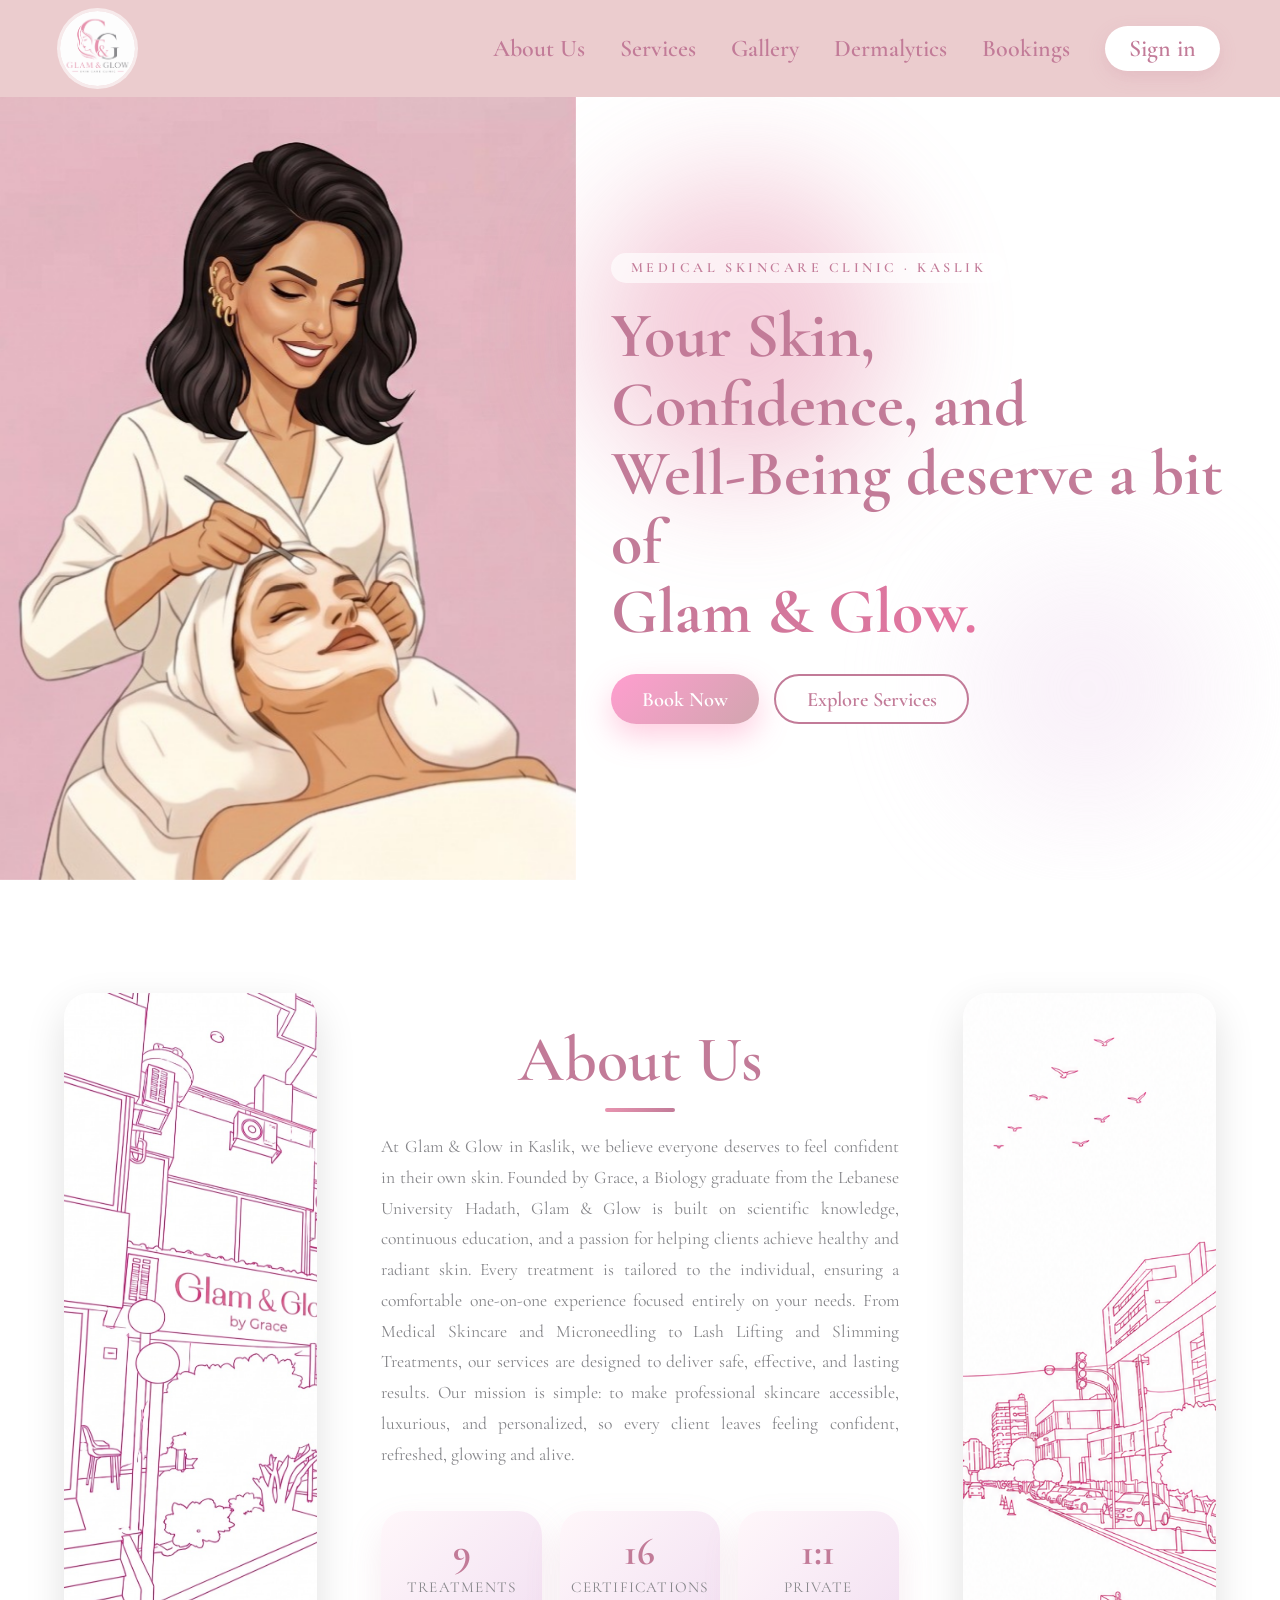
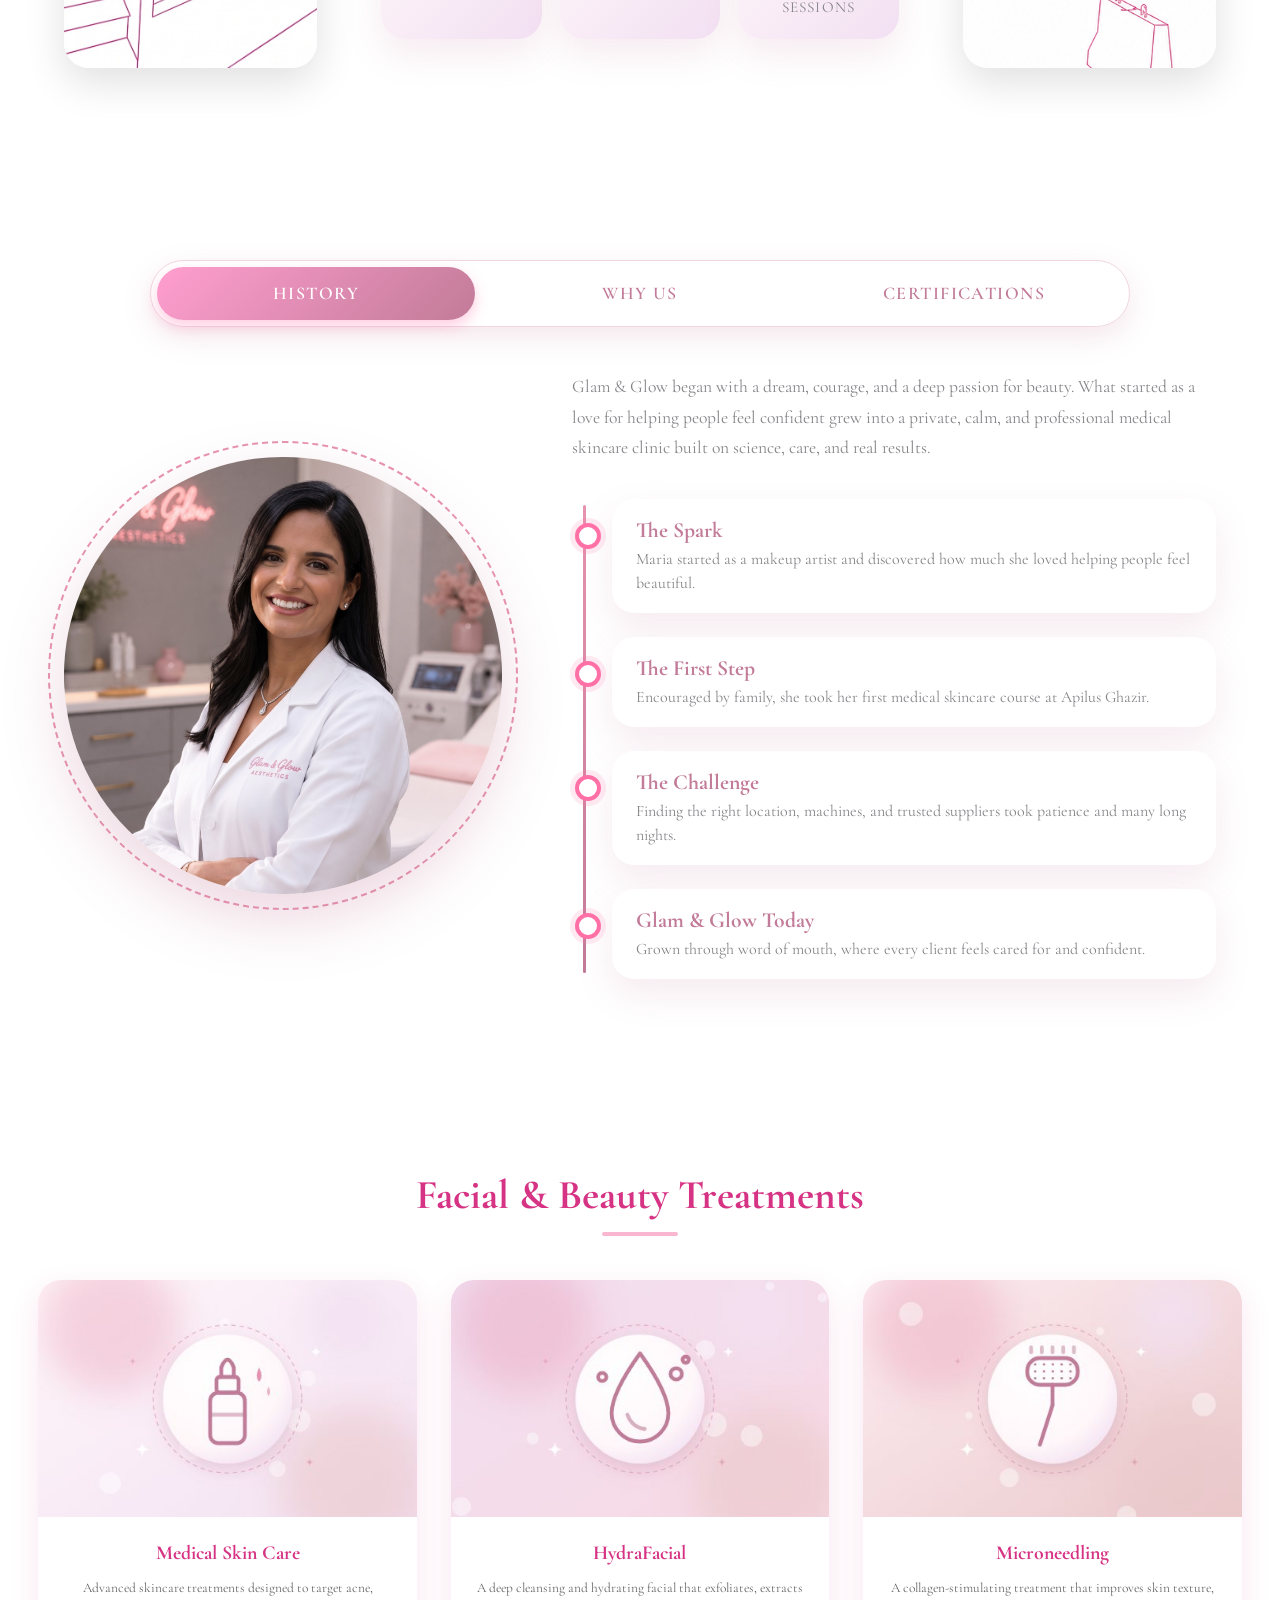
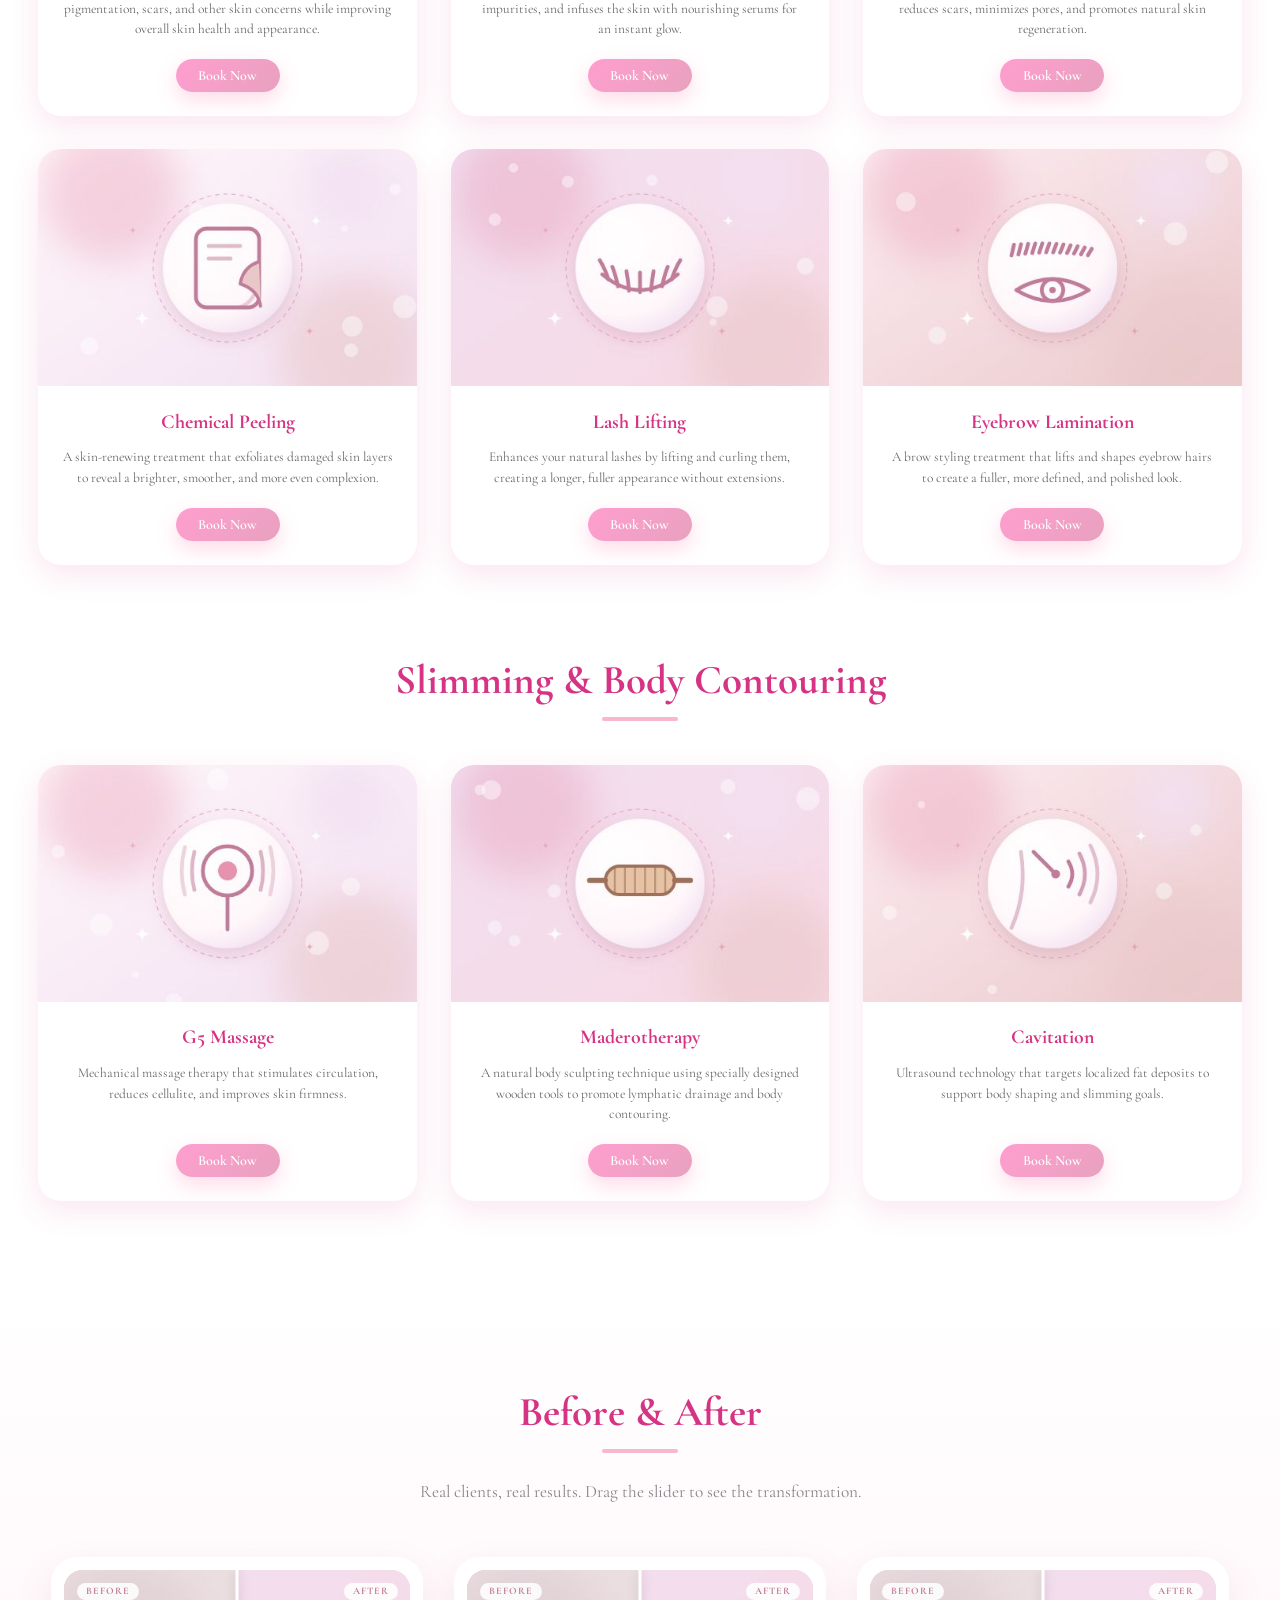
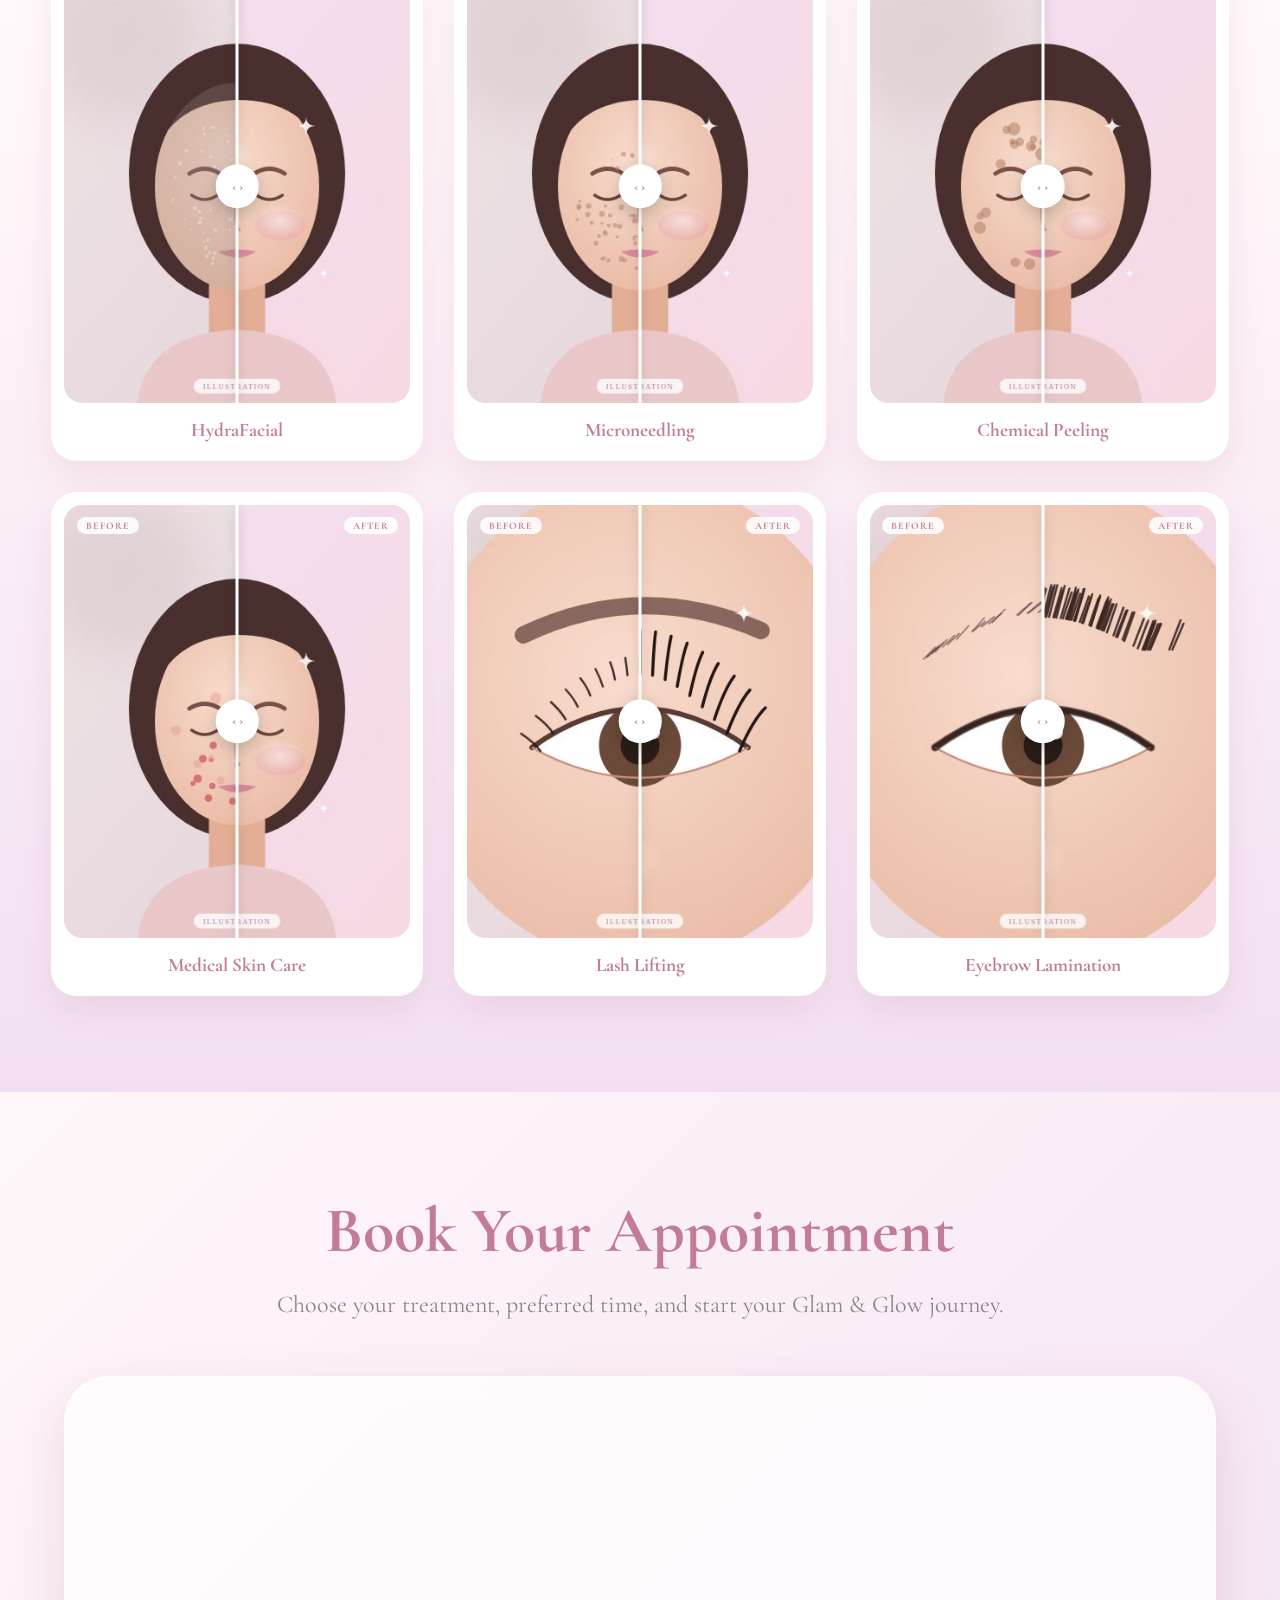
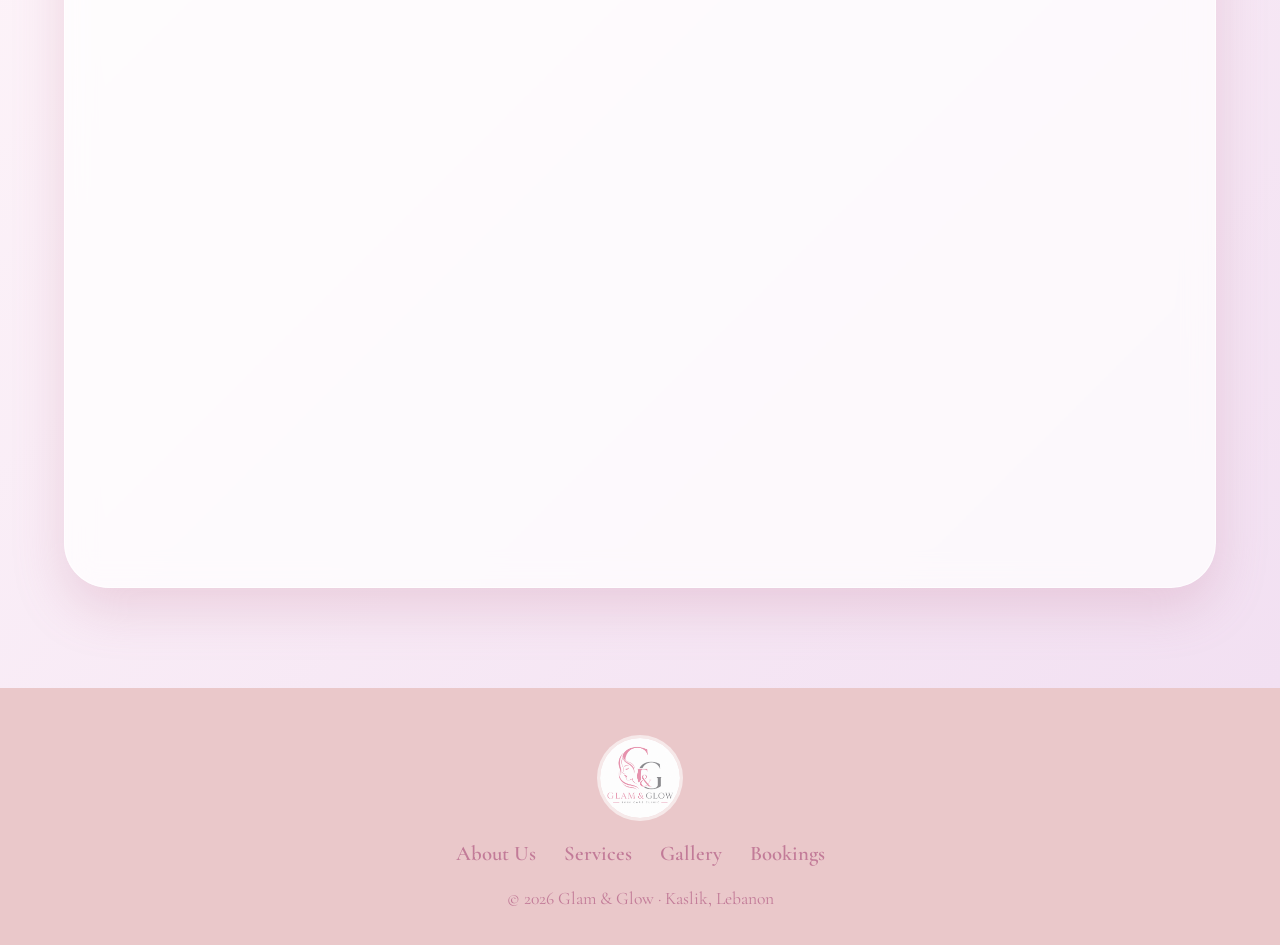
<file: index.html>
<!DOCTYPE html>
<html lang="en">
<head>
  <meta charset="UTF-8" />
  <meta name="viewport" content="width=device-width, initial-scale=1.0" />
  <title>Glam & Glow 2</title>
  <link rel="stylesheet" href="styles.css" />
  <script>document.documentElement.classList.add("js");</script>
</head>

<body>

  <!--------------------------------------------------------- HEADER --------------------------------------------------------->
  <header id="header">
    <div class="container">
      <nav>
        <a href="#"><img src="images/Logo.png" alt="Glam and Glow logo" class="logo" /></a>

        <button class="menu-toggle" id="menu-toggle" aria-label="Open menu" aria-expanded="false">
          <span></span><span></span><span></span>
        </button>

        <ul id="nav-menu">
          <li><a href="#about">About Us</a></li>
          <li><a href="#services">Services</a></li>
          <li><a href="#gallery">Gallery</a></li>
          <li><a href="#">Dermalytics</a></li>
          <li><a href="#bookings">Bookings</a></li>
          <li><a href="signin.htm" class="nav-cta">Sign in</a></li>
        </ul>
      </nav>
    </div>
  </header>

  <!--------------------------------------------------------- HERO SECTION --------------------------------------------------------->
  <section class="image-container">
    <img src="images/hero section cut.jpeg" alt="Glam and Glow hero image" class="bg-image" />

    <span class="hero-blob blob-1"></span>
    <span class="hero-blob blob-2"></span>

    <div class="overlay-text">
      <span class="hero-eyebrow">Medical Skincare Clinic · Kaslik</span>
      <h2>
        <span class="line">Your Skin,</span>
        <span class="line">Confidence, and</span>
        <span class="line">Well-Being deserve a bit of</span>
        <span class="line accent">Glam &amp; Glow.</span>
      </h2>
      <div class="hero-actions">
        <a href="#bookings" class="btn-glow">Book Now</a>
        <a href="#services" class="btn-ghost">Explore Services</a>
      </div>
    </div>
  </section>

  <!--------------------------------------------------------- ABOUT SECTION --------------------------------------------------------->
  <section id="about">
    <div class="about-stage">

      <!-- Desktop/tablet: photos sit left and right of the text.
           Phones: the same two photos join together behind the text. -->
      <div class="about-bg">
        <div class="about-photo reveal reveal-left"><img src="images/about left.jpeg" alt="Clinic Exterior"></div>
        <div class="about-photo reveal reveal-right"><img src="images/about right.png" alt="Clinic Exterior"></div>
      </div>

      <!-- TEXT CARD -->
      <div class="about-text">
        <h1 class="sub-title reveal">About Us</h1>

        <p class="reveal" style="--d: .15s">
          At Glam & Glow in Kaslik, we believe everyone deserves to feel confident in their own skin.
          Founded by Grace, a Biology graduate from the Lebanese University Hadath, Glam & Glow is built on scientific knowledge, continuous education, and a passion
          for helping clients achieve healthy and radiant skin. Every treatment is tailored to the individual, ensuring a comfortable one-on-one experience focused
          entirely on your needs. From Medical Skincare and Microneedling to Lash Lifting and Slimming Treatments, our services are designed to deliver safe,
          effective, and lasting results. Our mission is simple: to make professional skincare accessible, luxurious, and personalized, so every client leaves
          feeling confident, refreshed, glowing and alive.
        </p>

        <div class="stats">
          <div class="stat reveal">
            <span class="stat-number counter" data-target="9">0</span>
            <small>Treatments</small>
          </div>
          <div class="stat reveal">
            <span class="stat-number counter" data-target="16">0</span>
            <small>Certifications</small>
          </div>
          <div class="stat reveal">
            <span class="stat-number">1:1</span>
            <small>Private Sessions</small>
          </div>
        </div>
      </div>

    </div>
  </section>

  <!---------------------------------------------------------- TABS SECTION --------------------------------------------------------->
  <section id="about-tabs">
    <div class="tab-container">

      <div class="tab-titles reveal">
        <button class="tab-links active-link" onclick="opentab(event, 'history')">HISTORY</button>
        <button class="tab-links" onclick="opentab(event, 'why-us')">WHY US</button>
        <button class="tab-links" onclick="opentab(event, 'certifications')">CERTIFICATIONS</button>
      </div>

      <!--------------------------------------------------------- HISTORY --------------------------------------------------------->
      <div class="tab-contents active-tab" id="history">
        <div class="history-layout">

          <div class="owner-frame reveal reveal-zoom">
            <img src="images/white coat.jpeg" alt="Picture of Owner" class="owner-img" />
          </div>

          <div class="history-content">
            <p class="history-intro reveal">
              Glam & Glow began with a dream, courage, and a deep passion for beauty. What started as a love for
              helping people feel confident grew into a private, calm, and professional medical skincare clinic
              built on science, care, and real results.
            </p>

            <ul class="timeline">
              <li class="reveal" style="--d: .05s">
                <h4>The Spark</h4>
                <p>Maria started as a makeup artist and discovered how much she loved helping people feel beautiful.</p>
              </li>
              <li class="reveal" style="--d: .15s">
                <h4>The First Step</h4>
                <p>Encouraged by family, she took her first medical skincare course at Apilus Ghazir.</p>
              </li>
              <li class="reveal" style="--d: .25s">
                <h4>The Challenge</h4>
                <p>Finding the right location, machines, and trusted suppliers took patience and many long nights.</p>
              </li>
              <li class="reveal" style="--d: .35s">
                <h4>Glam & Glow Today</h4>
                <p>Grown through word of mouth, where every client feels cared for and confident.</p>
              </li>
            </ul>
          </div>

        </div>
      </div>

      <!--------------------------------------------------------- WHY US --------------------------------------------------------->
      <div class="tab-contents" id="why-us">
        <section class="floating-why">
          <div class="floating-container">

            <div class="floating-heading reveal">
              <h2>Why Choose Glam & Glow?</h2>
              <p>A clinic built on skincare expertise, trust, privacy, and personalized care.</p>
            </div>

            <div class="floating-layout">

              <div class="float-item item-1 reveal reveal-left">
                <span class="float-num">01</span>
                <h3>Expertise</h3>
                <p>Professional skincare knowledge and continuous learning.</p>
              </div>

              <div class="float-item item-2 reveal reveal-right">
                <span class="float-num">02</span>
                <h3>Visible Results</h3>
                <p>Treatments focused on real skin improvement.</p>
              </div>

              <div class="float-item item-3 reveal reveal-left" style="--d: .15s">
                <span class="float-num">03</span>
                <h3>Premium Products</h3>
                <p>Carefully selected products and technologies.</p>
              </div>

              <div class="center-image reveal reveal-zoom">
                <img src="images/professsional.jpeg" alt="Owner Glam and Glow">
              </div>

              <div class="float-item item-4 reveal reveal-right" style="--d: .15s">
                <span class="float-num">04</span>
                <h3>Privacy</h3>
                <p>A calm and comfortable space for every client.</p>
              </div>

              <div class="float-item item-5 reveal reveal-left" style="--d: .3s">
                <span class="float-num">05</span>
                <h3>Personalized Care</h3>
                <p>Every treatment is tailored to your unique needs.</p>
              </div>

              <div class="float-item item-6 reveal reveal-right" style="--d: .3s">
                <span class="float-num">06</span>
                <h3>Client Trust</h3>
                <p>Built through recommendations and happy clients.</p>
              </div>

            </div>
          </div>
        </section>
      </div>

      <!--------------------------------------------------------- CERTIFICATIONS --------------------------------------------------------->
      <div class="tab-contents" id="certifications">
        <p class="cert-intro reveal">
          Maria continuously follows new certifications, professional trainings, and modern skincare techniques to keep
          Glam and Glow updated with safe, effective, and advanced treatment methods.
        </p>

        <!-- Bubbles are placed randomly by JS. To add one, copy a <figure> line. -->
        <div class="cert-field" id="cert-field">
          <figure class="cert-bubble"><img src="Company Logos/ACBPT Logo.png" alt="ACBPT logo"><figcaption>ACBPT</figcaption></figure>
          <figure class="cert-bubble"><img src="Company Logos/Apilus-Logo.png" alt="Apilus logo"><figcaption>Apilus</figcaption></figure>
          <figure class="cert-bubble"><img src="Company Logos/CIS Logo.png" alt="CIS College logo"><figcaption>CIS College</figcaption></figure>
          <figure class="cert-bubble"><img src="Company Logos/Lebanese University Logo.png" alt="Lebanese University logo"><figcaption>Lebanese University</figcaption></figure>
          <figure class="cert-bubble"><img src="Company Logos/Maharat Logo.png" alt="Maharat logo"><figcaption>Maharat</figcaption></figure>
          <figure class="cert-bubble"><img src="Company Logos/MediArt Logo.png" alt="MediArt Technology logo"><figcaption>MediArt Technology</figcaption></figure>
        </div>
      </div>

    </div>
  </section>

  <!--------------------------------------------------------- SERVICES --------------------------------------------------------->
  <!-- FACIAL & BEAUTY TREATMENTS -->
  <section class="service-section" id="services">
    <h2 class="section-title reveal">Facial & Beauty Treatments</h2>

    <div class="cards-grid">

      <!-- Medical Skin Care -->
      <div class="card reveal">
        <div class="card-img"><img src="mockups/services/medical-skin-care-800.jpg" srcset="mockups/services/medical-skin-care-480.jpg 480w, mockups/services/medical-skin-care-800.jpg 800w, mockups/services/medical-skin-care-1200.jpg 1200w" sizes="(min-width: 1400px) 440px, 31vw" loading="lazy" class="card-img-top" alt="Medical Skin Care"></div>
        <div class="card-body">
          <h5 class="card-title">Medical Skin Care</h5>
          <p class="card-text">Advanced skincare treatments designed to target acne, pigmentation, scars, and other skin concerns while improving overall skin health and appearance.</p>
          <a href="#bookings" class="btn-primary">Book Now</a>
        </div>
      </div>

      <!-- HydraFacial -->
      <div class="card reveal">
        <div class="card-img"><img src="mockups/services/hydrafacial-800.jpg" srcset="mockups/services/hydrafacial-480.jpg 480w, mockups/services/hydrafacial-800.jpg 800w, mockups/services/hydrafacial-1200.jpg 1200w" sizes="(min-width: 1400px) 440px, 31vw" loading="lazy" class="card-img-top" alt="HydraFacial"></div>
        <div class="card-body">
          <h5 class="card-title">HydraFacial</h5>
          <p class="card-text">A deep cleansing and hydrating facial that exfoliates, extracts impurities, and infuses the skin with nourishing serums for an instant glow.</p>
          <a href="#bookings" class="btn-primary">Book Now</a>
        </div>
      </div>

      <!-- Microneedling -->
      <div class="card reveal">
        <div class="card-img"><img src="mockups/services/microneedling-800.jpg" srcset="mockups/services/microneedling-480.jpg 480w, mockups/services/microneedling-800.jpg 800w, mockups/services/microneedling-1200.jpg 1200w" sizes="(min-width: 1400px) 440px, 31vw" loading="lazy" class="card-img-top" alt="Microneedling"></div>
        <div class="card-body">
          <h5 class="card-title">Microneedling</h5>
          <p class="card-text">A collagen-stimulating treatment that improves skin texture, reduces scars, minimizes pores, and promotes natural skin regeneration.</p>
          <a href="#bookings" class="btn-primary">Book Now</a>
        </div>
      </div>

      <!-- Chemical Peeling -->
      <div class="card reveal">
        <div class="card-img"><img src="mockups/services/chemical-peeling-800.jpg" srcset="mockups/services/chemical-peeling-480.jpg 480w, mockups/services/chemical-peeling-800.jpg 800w, mockups/services/chemical-peeling-1200.jpg 1200w" sizes="(min-width: 1400px) 440px, 31vw" loading="lazy" class="card-img-top" alt="Chemical Peeling"></div>
        <div class="card-body">
          <h5 class="card-title">Chemical Peeling</h5>
          <p class="card-text">A skin-renewing treatment that exfoliates damaged skin layers to reveal a brighter, smoother, and more even complexion.</p>
          <a href="#bookings" class="btn-primary">Book Now</a>
        </div>
      </div>

      <!-- Lash Lifting -->
      <div class="card reveal">
        <div class="card-img"><img src="mockups/services/lash-lifting-800.jpg" srcset="mockups/services/lash-lifting-480.jpg 480w, mockups/services/lash-lifting-800.jpg 800w, mockups/services/lash-lifting-1200.jpg 1200w" sizes="(min-width: 1400px) 440px, 31vw" loading="lazy" class="card-img-top" alt="Lash Lifting"></div>
        <div class="card-body">
          <h5 class="card-title">Lash Lifting</h5>
          <p class="card-text">Enhances your natural lashes by lifting and curling them, creating a longer, fuller appearance without extensions.</p>
          <a href="#bookings" class="btn-primary">Book Now</a>
        </div>
      </div>

      <!-- Eyebrow Lamination -->
      <div class="card reveal">
        <div class="card-img"><img src="mockups/services/eyebrow-lamination-800.jpg" srcset="mockups/services/eyebrow-lamination-480.jpg 480w, mockups/services/eyebrow-lamination-800.jpg 800w, mockups/services/eyebrow-lamination-1200.jpg 1200w" sizes="(min-width: 1400px) 440px, 31vw" loading="lazy" class="card-img-top" alt="Eyebrow Lamination"></div>
        <div class="card-body">
          <h5 class="card-title">Eyebrow Lamination</h5>
          <p class="card-text">A brow styling treatment that lifts and shapes eyebrow hairs to create a fuller, more defined, and polished look.</p>
          <a href="#bookings" class="btn-primary">Book Now</a>
        </div>
      </div>

    </div>
  </section>

  <!-- SLIMMING & BODY CONTOURING -->
  <section class="service-section">
    <h2 class="section-title reveal">Slimming & Body Contouring</h2>

    <div class="cards-grid">

      <!-- G5 -->
      <div class="card reveal">
        <div class="card-img"><img src="mockups/services/g5-massage-800.jpg" srcset="mockups/services/g5-massage-480.jpg 480w, mockups/services/g5-massage-800.jpg 800w, mockups/services/g5-massage-1200.jpg 1200w" sizes="(min-width: 1400px) 440px, 31vw" loading="lazy" class="card-img-top" alt="G5 Massage"></div>
        <div class="card-body">
          <h5 class="card-title">G5 Massage</h5>
          <p class="card-text">Mechanical massage therapy that stimulates circulation, reduces cellulite, and improves skin firmness.</p>
          <a href="#bookings" class="btn-primary">Book Now</a>
        </div>
      </div>

      <!-- Maderotherapy -->
      <div class="card reveal">
        <div class="card-img"><img src="mockups/services/maderotherapy-800.jpg" srcset="mockups/services/maderotherapy-480.jpg 480w, mockups/services/maderotherapy-800.jpg 800w, mockups/services/maderotherapy-1200.jpg 1200w" sizes="(min-width: 1400px) 440px, 31vw" loading="lazy" class="card-img-top" alt="Maderotherapy"></div>
        <div class="card-body">
          <h5 class="card-title">Maderotherapy</h5>
          <p class="card-text">A natural body sculpting technique using specially designed wooden tools to promote lymphatic drainage and body contouring.</p>
          <a href="#bookings" class="btn-primary">Book Now</a>
        </div>
      </div>

      <!-- Cavitation -->
      <div class="card reveal">
        <div class="card-img"><img src="mockups/services/cavitation-800.jpg" srcset="mockups/services/cavitation-480.jpg 480w, mockups/services/cavitation-800.jpg 800w, mockups/services/cavitation-1200.jpg 1200w" sizes="(min-width: 1400px) 440px, 31vw" loading="lazy" class="card-img-top" alt="Cavitation"></div>
        <div class="card-body">
          <h5 class="card-title">Cavitation</h5>
          <p class="card-text">Ultrasound technology that targets localized fat deposits to support body shaping and slimming goals.</p>
          <a href="#bookings" class="btn-primary">Book Now</a>
        </div>
      </div>

    </div>
  </section>

  <!--------------------------------------------------------- GALLERY (BEFORE / AFTER) --------------------------------------------------------->
  <section class="gallery-section" id="gallery">
    <div class="gallery-container">
      <h2 class="section-title reveal">Before & After</h2>
      <p class="gallery-subtitle reveal">Real clients, real results. Drag the slider to see the transformation.</p>

      <!-- Replace before/after images and treatment names. Copy a .ba-card block to add more. -->
      <div class="ba-grid">

        <div class="ba-card reveal">
          <div class="ba-slider">
            <img src="mockups/gallery/hydrafacial-after-640.jpg" srcset="mockups/gallery/hydrafacial-after-400.jpg 400w, mockups/gallery/hydrafacial-after-640.jpg 640w, mockups/gallery/hydrafacial-after-960.jpg 960w" sizes="(min-width: 1500px) 480px, 31vw" loading="lazy" alt="After treatment">
            <img src="mockups/gallery/hydrafacial-before-640.jpg" srcset="mockups/gallery/hydrafacial-before-400.jpg 400w, mockups/gallery/hydrafacial-before-640.jpg 640w, mockups/gallery/hydrafacial-before-960.jpg 960w" sizes="(min-width: 1500px) 480px, 31vw" loading="lazy" alt="Before treatment" class="ba-before">
            <span class="ba-tag ba-tag-before">Before</span>
            <span class="ba-tag ba-tag-after">After</span>
            <span class="ba-line"></span>
            <input type="range" min="0" max="100" value="50" class="ba-range" aria-label="Compare before and after">
          </div>
          <h3>HydraFacial</h3>
        </div>

        <div class="ba-card reveal">
          <div class="ba-slider">
            <img src="mockups/gallery/microneedling-after-640.jpg" srcset="mockups/gallery/microneedling-after-400.jpg 400w, mockups/gallery/microneedling-after-640.jpg 640w, mockups/gallery/microneedling-after-960.jpg 960w" sizes="(min-width: 1500px) 480px, 31vw" loading="lazy" alt="After treatment">
            <img src="mockups/gallery/microneedling-before-640.jpg" srcset="mockups/gallery/microneedling-before-400.jpg 400w, mockups/gallery/microneedling-before-640.jpg 640w, mockups/gallery/microneedling-before-960.jpg 960w" sizes="(min-width: 1500px) 480px, 31vw" loading="lazy" alt="Before treatment" class="ba-before">
            <span class="ba-tag ba-tag-before">Before</span>
            <span class="ba-tag ba-tag-after">After</span>
            <span class="ba-line"></span>
            <input type="range" min="0" max="100" value="50" class="ba-range" aria-label="Compare before and after">
          </div>
          <h3>Microneedling</h3>
        </div>

        <div class="ba-card reveal">
          <div class="ba-slider">
            <img src="mockups/gallery/chemical-peeling-after-640.jpg" srcset="mockups/gallery/chemical-peeling-after-400.jpg 400w, mockups/gallery/chemical-peeling-after-640.jpg 640w, mockups/gallery/chemical-peeling-after-960.jpg 960w" sizes="(min-width: 1500px) 480px, 31vw" loading="lazy" alt="After treatment">
            <img src="mockups/gallery/chemical-peeling-before-640.jpg" srcset="mockups/gallery/chemical-peeling-before-400.jpg 400w, mockups/gallery/chemical-peeling-before-640.jpg 640w, mockups/gallery/chemical-peeling-before-960.jpg 960w" sizes="(min-width: 1500px) 480px, 31vw" loading="lazy" alt="Before treatment" class="ba-before">
            <span class="ba-tag ba-tag-before">Before</span>
            <span class="ba-tag ba-tag-after">After</span>
            <span class="ba-line"></span>
            <input type="range" min="0" max="100" value="50" class="ba-range" aria-label="Compare before and after">
          </div>
          <h3>Chemical Peeling</h3>
        </div>

        <div class="ba-card reveal">
          <div class="ba-slider">
            <img src="mockups/gallery/medical-skin-care-after-640.jpg" srcset="mockups/gallery/medical-skin-care-after-400.jpg 400w, mockups/gallery/medical-skin-care-after-640.jpg 640w, mockups/gallery/medical-skin-care-after-960.jpg 960w" sizes="(min-width: 1500px) 480px, 31vw" loading="lazy" alt="After treatment">
            <img src="mockups/gallery/medical-skin-care-before-640.jpg" srcset="mockups/gallery/medical-skin-care-before-400.jpg 400w, mockups/gallery/medical-skin-care-before-640.jpg 640w, mockups/gallery/medical-skin-care-before-960.jpg 960w" sizes="(min-width: 1500px) 480px, 31vw" loading="lazy" alt="Before treatment" class="ba-before">
            <span class="ba-tag ba-tag-before">Before</span>
            <span class="ba-tag ba-tag-after">After</span>
            <span class="ba-line"></span>
            <input type="range" min="0" max="100" value="50" class="ba-range" aria-label="Compare before and after">
          </div>
          <h3>Medical Skin Care</h3>
        </div>

        <div class="ba-card reveal">
          <div class="ba-slider">
            <img src="mockups/gallery/lash-lifting-after-640.jpg" srcset="mockups/gallery/lash-lifting-after-400.jpg 400w, mockups/gallery/lash-lifting-after-640.jpg 640w, mockups/gallery/lash-lifting-after-960.jpg 960w" sizes="(min-width: 1500px) 480px, 31vw" loading="lazy" alt="After treatment">
            <img src="mockups/gallery/lash-lifting-before-640.jpg" srcset="mockups/gallery/lash-lifting-before-400.jpg 400w, mockups/gallery/lash-lifting-before-640.jpg 640w, mockups/gallery/lash-lifting-before-960.jpg 960w" sizes="(min-width: 1500px) 480px, 31vw" loading="lazy" alt="Before treatment" class="ba-before">
            <span class="ba-tag ba-tag-before">Before</span>
            <span class="ba-tag ba-tag-after">After</span>
            <span class="ba-line"></span>
            <input type="range" min="0" max="100" value="50" class="ba-range" aria-label="Compare before and after">
          </div>
          <h3>Lash Lifting</h3>
        </div>

        <div class="ba-card reveal">
          <div class="ba-slider">
            <img src="mockups/gallery/eyebrow-lamination-after-640.jpg" srcset="mockups/gallery/eyebrow-lamination-after-400.jpg 400w, mockups/gallery/eyebrow-lamination-after-640.jpg 640w, mockups/gallery/eyebrow-lamination-after-960.jpg 960w" sizes="(min-width: 1500px) 480px, 31vw" loading="lazy" alt="After treatment">
            <img src="mockups/gallery/eyebrow-lamination-before-640.jpg" srcset="mockups/gallery/eyebrow-lamination-before-400.jpg 400w, mockups/gallery/eyebrow-lamination-before-640.jpg 640w, mockups/gallery/eyebrow-lamination-before-960.jpg 960w" sizes="(min-width: 1500px) 480px, 31vw" loading="lazy" alt="Before treatment" class="ba-before">
            <span class="ba-tag ba-tag-before">Before</span>
            <span class="ba-tag ba-tag-after">After</span>
            <span class="ba-line"></span>
            <input type="range" min="0" max="100" value="50" class="ba-range" aria-label="Compare before and after">
          </div>
          <h3>Eyebrow Lamination</h3>
        </div>

      </div>
    </div>
  </section>

  <!--------------------------------------------------------- BOOKING WITH CALENDLY --------------------------------------------------------->
  <section class="booking-section" id="bookings">
    <div class="booking-container">
      <h2 class="booking-title reveal">Book Your Appointment</h2>
      <p class="booking-subtitle reveal" style="--d: .1s">
        Choose your treatment, preferred time, and start your Glam & Glow journey.
      </p>
      <div class="calendly-wrapper reveal" style="--d: .2s">
        <!-- Calendly Widget -->
          <div
            class="calendly-inline-widget"
            data-url="https://calendly.com/krberberi-ndu?hide_gdpr_banner=1&background_color=fff7fa&text_color=3b2b32&primary_color=c27b98"
            style="min-width:320px;height:750px;">
          </div>
      </div>
    </div>
  </section>

  <!--------------------------------------------------------- FOOTER --------------------------------------------------------->
  <footer class="site-footer">
    <img src="images/Logo.png" alt="Glam and Glow logo" class="footer-logo" />
    <ul class="footer-links">
      <li><a href="#about">About Us</a></li>
      <li><a href="#services">Services</a></li>
      <li><a href="#gallery">Gallery</a></li>
      <li><a href="#bookings">Bookings</a></li>
    </ul>
    <p>&copy; 2026 Glam & Glow · Kaslik, Lebanon</p>
  </footer>

  <!-- BACK TO TOP -->
  <a href="#" id="back-to-top" aria-label="Back to top">&#8593;</a>



  <script src="https://assets.calendly.com/assets/external/widget.js" async></script>

  <script>
    /* ===================== TABS ===================== */
    var tablinks = document.getElementsByClassName("tab-links");
    var tabcontents = document.getElementsByClassName("tab-contents");

    function opentab(event, tabname) {
      for (var i = 0; i < tablinks.length; i++) {
        tablinks[i].classList.remove("active-link");
      }
      for (var j = 0; j < tabcontents.length; j++) {
        tabcontents[j].classList.remove("active-tab");
      }
      event.currentTarget.classList.add("active-link");
      document.getElementById(tabname).classList.add("active-tab");
      if (tabname === "certifications") placeBubbles();
    }

    /* ===================== CERTIFICATION BUBBLES ===================== */
    var certField = document.getElementById("cert-field");
    var bubbles = certField.querySelectorAll(".cert-bubble");

    /* small decorative bubbles in the background */
    for (var b = 0; b < 10; b++) {
      var dot = document.createElement("span");
      dot.className = "cert-dot";
      certField.appendChild(dot);
    }
    var dots = certField.querySelectorAll(".cert-dot");

    function rand(min, max) {
      return min + Math.random() * (max - min);
    }

    function placeBubbles() {
      var W = certField.clientWidth;
      if (W === 0) return; /* tab hidden */

      var base = Math.max(105, Math.min(W * 0.15, 200));
      var H = W < 600 ? base * 4.6 : base * 2.6;
      var gap = window.matchMedia("(hover: none)").matches ? 48 : 26; /* room for drifting (+ always-visible names on touch) */
      var placed = [];

      for (var i = 0; i < bubbles.length; i++) {
        var size = base * rand(0.82, 1.12);
        var x, y, best = -1, tries = 0;

        /* try many random spots, keep the one farthest from the other bubbles */
        while (best < 0) {
          for (var c = 0; c < 40; c++) {
            var cx = rand(10, W - size - 10);
            var cy = rand(10, H - size - 40); /* leave space for the caption */
            var minGap = Infinity;
            placed.forEach(function (p) {
              var dx = (cx + size / 2) - (p.x + p.s / 2);
              var dy = (cy + size / 2) - (p.y + p.s / 2);
              minGap = Math.min(minGap, Math.sqrt(dx * dx + dy * dy) - (size + p.s) / 2);
            });
            if (minGap > gap && minGap > best) {
              best = minGap;
              x = cx;
              y = cy;
            }
          }
          tries++;
          if (best < 0 && tries > 8) { H += 40; tries = 0; } /* no room: grow the field */
        }

        placed.push({ x: x, y: y, s: size });

        var el = bubbles[i];
        el.style.left = x + "px";
        el.style.top = y + "px";
        el.style.setProperty("--size", size + "px");
        el.style.setProperty("--dx", rand(-18, 18) + "px");
        el.style.setProperty("--dy", rand(10, 20) + "px");
        el.style.setProperty("--dur", rand(7, 11) + "s");
        el.style.setProperty("--delay", rand(-10, 0) + "s");
        el.style.setProperty("--pop", (i * 0.12) + "s");
      }

      dots.forEach(function (dot) {
        var s = rand(14, 46);
        dot.style.width = s + "px";
        dot.style.height = s + "px";
        dot.style.left = rand(0, W - s) + "px";
        dot.style.top = rand(0, H - s) + "px";
        dot.style.setProperty("--dx", rand(-30, 30) + "px");
        dot.style.setProperty("--dy", rand(15, 35) + "px");
        dot.style.setProperty("--dur", rand(9, 16) + "s");
        dot.style.setProperty("--delay", rand(-16, 0) + "s");
      });

      certField.style.height = H + "px";

      /* replay the pop-in */
      certField.classList.remove("popped");
      void certField.offsetWidth;
      certField.classList.add("popped");
    }

    var resizeTimer;
    var lastWidth = window.innerWidth;
    window.addEventListener("resize", function () {
      if (window.innerWidth === lastWidth) return; /* ignore mobile address-bar resizes */
      lastWidth = window.innerWidth;
      clearTimeout(resizeTimer);
      resizeTimer = setTimeout(placeBubbles, 250);
    });

    /* ===================== HEADER + SCROLL ===================== */
    var header = document.getElementById("header");
    var backTop = document.getElementById("back-to-top");
    var heroImg = document.querySelector(".bg-image");
    var navLinks = document.querySelectorAll("#nav-menu a[href^='#']");

    function updateActiveLink() {
      var current = "";
      navLinks.forEach(function (link) {
        var id = link.getAttribute("href");
        if (id.length < 2) return;
        var section = document.querySelector(id);
        if (section && section.getBoundingClientRect().top <= 140) current = id;
      });
      navLinks.forEach(function (link) {
        link.classList.toggle("active", link.getAttribute("href") === current);
      });
    }

    window.addEventListener("scroll", function () {
      var y = window.scrollY;
      header.classList.toggle("scrolled", y > 40);
      backTop.classList.toggle("show", y > 600);
      if (heroImg && window.innerWidth > 768 && y < window.innerHeight) {
        heroImg.style.transform = "translateY(" + y * 0.3 + "px)";
      }
      updateActiveLink();
    });

    /* ===================== MOBILE MENU ===================== */
    var menuToggle = document.getElementById("menu-toggle");
    var navMenu = document.getElementById("nav-menu");

    menuToggle.addEventListener("click", function () {
      navMenu.classList.toggle("open");
      menuToggle.classList.toggle("open");
      menuToggle.setAttribute("aria-expanded", navMenu.classList.contains("open"));
    });

    navMenu.querySelectorAll("a").forEach(function (link) {
      link.addEventListener("click", function () {
        navMenu.classList.remove("open");
        menuToggle.classList.remove("open");
        menuToggle.setAttribute("aria-expanded", "false");
      });
    });

    /* ===================== STAGGERED DELAYS ===================== */
    function stagger(selector, perRow) {
      document.querySelectorAll(selector).forEach(function (el, i) {
        el.style.setProperty("--d", (i % perRow) * 0.12 + "s");
      });
    }
    document.querySelectorAll(".cards-grid").forEach(function (grid) {
      grid.querySelectorAll(".card").forEach(function (card, i) {
        card.style.setProperty("--d", (i % 3) * 0.12 + "s");
      });
    });
    stagger(".stats .stat", 3);
    stagger(".ba-grid .ba-card", 3);

    /* ===================== SCROLL REVEAL ===================== */
    var revealObserver = new IntersectionObserver(function (entries) {
      entries.forEach(function (entry) {
        if (entry.isIntersecting) {
          entry.target.classList.add("visible");
          revealObserver.unobserve(entry.target);
        }
      });
    }, { threshold: 0.15 });

    document.querySelectorAll(".reveal").forEach(function (el) {
      revealObserver.observe(el);
    });

    /* ===================== COUNTERS ===================== */
    var counterObserver = new IntersectionObserver(function (entries) {
      entries.forEach(function (entry) {
        if (!entry.isIntersecting) return;
        var el = entry.target;
        var target = parseInt(el.dataset.target);
        var start = null;

        function step(time) {
          if (!start) start = time;
          var progress = Math.min((time - start) / 1600, 1);
          el.textContent = Math.floor(progress * target);
          if (progress < 1) requestAnimationFrame(step);
          else el.textContent = target;
        }
        requestAnimationFrame(step);
        counterObserver.unobserve(el);
      });
    }, { threshold: 0.6 });

    document.querySelectorAll(".counter").forEach(function (el) {
      counterObserver.observe(el);
    });

    /* ===================== BEFORE / AFTER SLIDERS ===================== */
    document.querySelectorAll(".ba-slider").forEach(function (slider) {
      var range = slider.querySelector(".ba-range");
      range.addEventListener("input", function () {
        slider.style.setProperty("--pos", range.value + "%");
      });
    });
  </script>

</body>
</html>
</file>
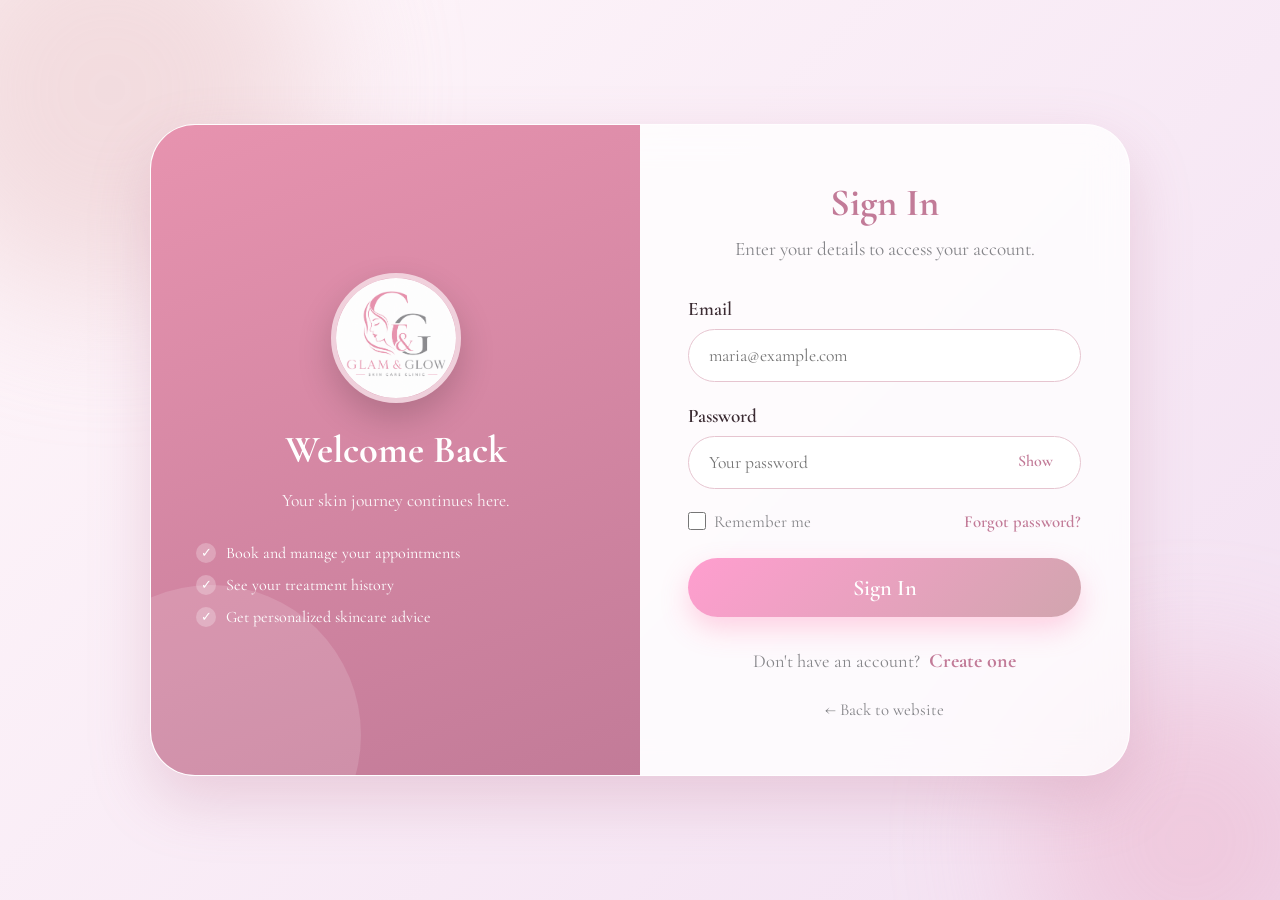
<file: signin.htm>
<!DOCTYPE html>
<html lang="en">
<head>
  <meta charset="UTF-8" />
  <meta name="viewport" content="width=device-width, initial-scale=1.0" />
  <title>Sign In · Glam & Glow</title>
  <link rel="stylesheet" href="styles.css" />
</head>

<body>

  <section class="signin-section">
    <div class="signin-background">

      <div class="signin-card">

        <!-- LEFT VISUAL SIDE -->
        <div class="signin-visual">
          <img src="images/Logo.png" alt="Glam and Glow logo" />
          <h2>Welcome Back</h2>
          <p>Your skin journey continues here.</p>

          <ul class="visual-points">
            <li>Book and manage your appointments</li>
            <li>See your treatment history</li>
            <li>Get personalized skincare advice</li>
          </ul>
        </div>

        <!-- RIGHT FORM SIDE -->
        <div class="signin-form-side">
          <h1>Sign In</h1>
          <p>Enter your details to access your account.</p>

          <form id="signin-form" novalidate>

            <div class="input-box">
              <label for="email">Email</label>
              <input type="email" id="email" name="email" placeholder="maria@example.com" required />
            </div>

            <div class="input-box">
              <label for="password">Password</label>
              <input type="password" id="password" name="password" placeholder="Your password" required minlength="8" />
              <button type="button" class="toggle-pass" data-target="password">Show</button>
            </div>

            <div class="form-options">
              <label>
                <input type="checkbox" id="remember" name="remember" />
                Remember me
              </label>
              <a href="#">Forgot password?</a>
            </div>

            <button type="submit" class="submit-btn">Sign In</button>

            <p class="form-note" id="form-note"></p>
          </form>

          <div class="account-switch">
            <p>Don't have an account?</p>
            <a href="signup.htm">Create one</a>
          </div>

          <a href="index.html" class="back-home">&#8592; Back to website</a>
        </div>

      </div>
    </div>
  </section>

  <script>
    /* show / hide password */
    document.querySelectorAll(".toggle-pass").forEach(function (btn) {
      btn.addEventListener("click", function () {
        var input = document.getElementById(btn.dataset.target);
        var hidden = input.type === "password";
        input.type = hidden ? "text" : "password";
        btn.textContent = hidden ? "Hide" : "Show";
      });
    });

    /* front-end validation only — real login happens on the server */
    var form = document.getElementById("signin-form");
    var note = document.getElementById("form-note");

    form.addEventListener("submit", function (e) {
      e.preventDefault();
      var email = document.getElementById("email").value.trim();
      var password = document.getElementById("password").value;

      if (!email.includes("@") || !email.includes(".")) {
        note.textContent = "Please enter a valid email address.";
        return;
      }
      if (password.length < 8) {
        note.textContent = "Password must be at least 8 characters.";
        return;
      }

      note.textContent = "Checking your details...";
      /* TODO: send email + password to the backend for verification */
    });
  </script>

</body>
</html>
</file>
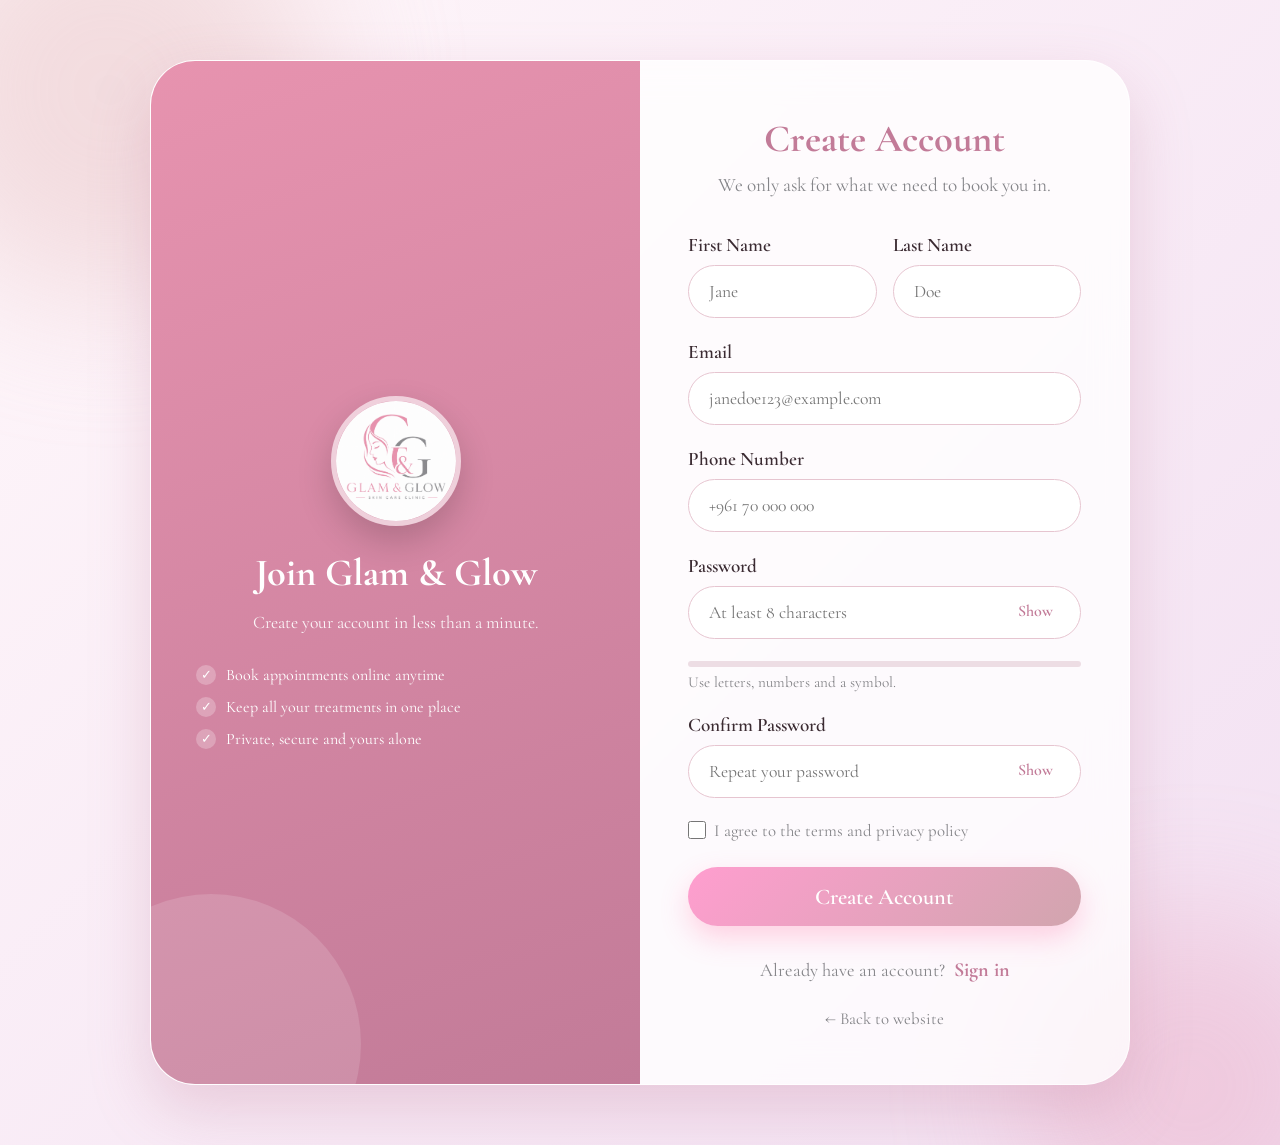
<file: signup.htm>
<!DOCTYPE html>
<html lang="en">
<head>
  <meta charset="UTF-8" />
  <meta name="viewport" content="width=device-width, initial-scale=1.0" />
  <title>Create Account · Glam & Glow</title>
  <link rel="stylesheet" href="styles.css" />
</head>

<body>

  <section class="signin-section">
    <div class="signin-background">

      <div class="signin-card">

        <!-- LEFT VISUAL SIDE -->
        <div class="signin-visual">
          <img src="images/Logo.png" alt="Glam and Glow logo" />
          <h2>Join Glam &amp; Glow</h2>
          <p>Create your account in less than a minute.</p>

          <ul class="visual-points">
            <li>Book appointments online anytime</li>
            <li>Keep all your treatments in one place</li>
            <li>Private, secure and yours alone</li>
          </ul>
        </div>

        <!-- RIGHT FORM SIDE -->
        <div class="signin-form-side">
          <h1>Create Account</h1>
          <p>We only ask for what we need to book you in.</p>

          <form id="signup-form" novalidate>

            <div class="form-row">
              <div class="input-box">
                <label for="firstname">First Name</label>
                <input type="text" id="firstname" name="firstname" placeholder="Jane" required />
              </div>

              <div class="input-box">
                <label for="lastname">Last Name</label>
                <input type="text" id="lastname" name="lastname" placeholder="Doe" required />
              </div>
            </div>

            <div class="input-box">
              <label for="email">Email</label>
              <input type="email" id="email" name="email" placeholder="janedoe123@example.com" required />
            </div>

            <div class="input-box">
              <label for="phone">Phone Number</label>
              <input type="tel" id="phone" name="phone" placeholder="+961 70 000 000" required />
            </div>

            <div class="input-box">
              <label for="password">Password</label>
              <input type="password" id="password" name="password" placeholder="At least 8 characters" required minlength="8" />
              <button type="button" class="toggle-pass" data-target="password">Show</button>
            </div>
            <div class="input-box">
              <div class="pass-meter"><span id="pass-bar"></span></div>
              <small class="pass-hint" id="pass-hint">Use letters, numbers and a symbol.</small>
            </div>
              <div class="input-box">
              <label for="confirm">Confirm Password</label>
              <input type="password" id="confirm" name="confirm" placeholder="Repeat your password" required />
              <button type="button" class="toggle-pass" data-target="confirm">Show</button>
            </div>

            <div class="form-options">
              <label>
                <input type="checkbox" id="terms" name="terms" required />
                I agree to the terms and privacy policy
              </label>
            </div>

            <button type="submit" class="submit-btn">Create Account</button>

            <p class="form-note" id="form-note"></p>
          </form>

          <div class="account-switch">
            <p>Already have an account?</p>
            <a href="signin.htm">Sign in</a>
          </div>

          <a href="index.html" class="back-home">&#8592; Back to website</a>
        </div>

      </div>
    </div>
  </section>

  <script>
    /* show / hide password */
    document.querySelectorAll(".toggle-pass").forEach(function (btn) {
      btn.addEventListener("click", function () {
        var input = document.getElementById(btn.dataset.target);
        var hidden = input.type === "password";
        input.type = hidden ? "text" : "password";
        btn.textContent = hidden ? "Hide" : "Show";
      });
    });

    /* password strength bar */
    var passInput = document.getElementById("password");
    var passBar = document.getElementById("pass-bar");
    var passHint = document.getElementById("pass-hint");

    passInput.addEventListener("input", function () {
      var value = passInput.value;
      var score = 0;

      if (value.length >= 8) score++;
      if (/[A-Z]/.test(value)) score++;
      if (/[0-9]/.test(value)) score++;
      if (/[^A-Za-z0-9]/.test(value)) score++;

      passBar.style.width = (score * 25) + "%";

      if (score <= 1) passHint.textContent = "Weak password.";
      else if (score === 2) passHint.textContent = "Okay, but could be stronger.";
      else if (score === 3) passHint.textContent = "Good password.";
      else passHint.textContent = "Strong password.";
    });

    /* front-end validation only — the account is created on the server */
    var form = document.getElementById("signup-form");
    var note = document.getElementById("form-note");

    form.addEventListener("submit", function (e) {
      e.preventDefault();

      var firstname = document.getElementById("firstname").value.trim();
      var lastname = document.getElementById("lastname").value.trim();
      var email = document.getElementById("email").value.trim();
      var phone = document.getElementById("phone").value.trim();
      var password = passInput.value;
      var confirm = document.getElementById("confirm").value;
      var terms = document.getElementById("terms").checked;

      if (firstname === "" || lastname === "") {
        note.textContent = "Please enter your first and last name.";
        return;
      }
      if (!email.includes("@") || !email.includes(".")) {
        note.textContent = "Please enter a valid email address.";
        return;
      }
      if (phone.replace(/[^0-9]/g, "").length < 8) {
        note.textContent = "Please enter a valid phone number.";
        return;
      }
      if (password.length < 8) {
        note.textContent = "Password must be at least 8 characters.";
        return;
      }
      if (password !== confirm) {
        note.textContent = "The two passwords do not match.";
        return;
      }
      if (!terms) {
        note.textContent = "Please accept the terms to continue.";
        return;
      }

      note.textContent = "Creating your account...";
      /* TODO: send the form to the backend, which hashes the password before storing it */
    });
  </script>

</body>
</html>
</file>
<file: styles.css>
@import url('https://fonts.googleapis.com/css2?family=Cormorant+Garamond:ital,wght@0,300..700;1,300..700&display=swap');

:root {
  --lavender-veil: #f2e0f2;
  --cotton-rose: #EAC8CA;
  --pink-mist: #E793AF;
  --rose-kiss: #FF70A7;
  --old-rose: #C27B98;
  --grey: #858589;
  --dark-text: #3b2b32;
  --soft-white: #fff7fa;

  --shadow-soft: 0 15px 35px rgba(194, 123, 152, 0.15);
  --shadow-hover: 0 25px 50px rgba(194, 123, 152, 0.28);
  --ease: cubic-bezier(.2, .7, .2, 1);

  /* fluid type & spacing scale — every section reads from these */
  --text-small: clamp(1rem, .95rem + .2vw, 1.3rem);
  --text-h3: clamp(1.3rem, 1.1rem + .6vw, 2rem);
  --text-h2: clamp(2.1rem, 1.5rem + 2.2vw, 3.6rem);
  --space-section: clamp(60px, 40px + 4vw, 120px);
}

* {
  margin: 0;
  padding: 0;
  box-sizing: border-box;
  font-family: "Cormorant Garamond", serif;
}

html {
  scroll-behavior: smooth;
}

body {
  background: white;
  color: var(--grey);
  overflow-x: hidden;
}

section[id] {
  scroll-margin-top: 100px;
}

img {
  max-width: 100%;
}

p {
  font-size: clamp(1.1rem, 1.35vw, 1.7rem);
  line-height: 1.75;
  color: var(--grey);
}

::selection {
  background: var(--pink-mist);
  color: white;
}

::-webkit-scrollbar { width: 10px; }
::-webkit-scrollbar-track { background: var(--soft-white); }
::-webkit-scrollbar-thumb {
  background: linear-gradient(var(--pink-mist), var(--old-rose));
  border-radius: 10px;
}

/* ================================================================ SCROLL REVEAL ================================================================ */

.js .reveal {
  opacity: 0;
  transform: translateY(40px);
  transition:
    opacity .9s var(--ease) var(--d, 0s),
    transform .9s var(--ease) var(--d, 0s),
    translate .4s ease,
    scale .4s ease,
    box-shadow .4s ease;
}

.js .reveal.reveal-left  { transform: translateX(-60px); }
.js .reveal.reveal-right { transform: translateX(60px); }
.js .reveal.reveal-zoom  { transform: scale(.88); }

.js .reveal.visible {
  opacity: 1;
  transform: none;
}

/* ================================================================ HEADER ================================================================ */

#header {
  position: sticky;
  top: 0;
  z-index: 1000;
  width: 100%;
  background: rgba(234, 200, 202, 0.92);
  backdrop-filter: blur(14px);
  -webkit-backdrop-filter: blur(14px);
  padding: 6px 0;
  transition: padding .4s ease, background .4s ease, box-shadow .4s ease;
}

#header.scrolled {
  padding: 2px 0;
  background: rgba(234, 200, 202, 0.82);
  box-shadow: 0 10px 30px rgba(194, 123, 152, 0.2);
}

#header .container {
  max-width: 1200px;
  margin: 0 auto;
  padding: 5px 20px;
}

#header nav {
  display: flex;
  align-items: center;
  justify-content: space-between;
  gap: 15px;
}

#header .logo {
  width: 75px;
  height: 75px;
  object-fit: cover;
  border-radius: 50%;
  display: block;
  box-shadow: 0 0 0 3px rgba(255, 255, 255, 0.6);
  transition: width .4s ease, height .4s ease, transform .6s var(--ease);
}

#header .logo:hover {
  transform: rotate(-8deg) scale(1.05);
}

#header.scrolled .logo {
  width: 58px;
  height: 58px;
}

#header nav ul {
  display: flex;
  align-items: center;
  justify-content: center;
  gap: 35px;
  list-style: none;
}

#header nav ul li a {
  color: var(--old-rose);
  text-decoration: none;
  font-size: 1.5rem;
  font-weight: 600;
  position: relative;
  transition: color .3s ease;
}

#header nav ul li a::after {
  content: "";
  width: 0%;
  height: 3px;
  background: linear-gradient(90deg, var(--rose-kiss), var(--old-rose));
  border-radius: 3px;
  position: absolute;
  left: 0;
  bottom: -6px;
  transition: width .5s var(--ease);
}

#header nav ul li a:hover,
#header nav ul li a.active {
  color: var(--dark-text);
}

#header nav ul li a:hover::after,
#header nav ul li a.active::after {
  width: 100%;
}

#header nav ul li a.nav-cta {
  padding: 8px 24px;
  border-radius: 30px;
  background: white;
  color: var(--old-rose);
  box-shadow: 0 6px 18px rgba(194, 123, 152, 0.2);
  transition: background .3s ease, color .3s ease, translate .3s ease;
}

#header nav ul li a.nav-cta::after {
  display: none;
}

#header nav ul li a.nav-cta:hover {
  background: var(--old-rose);
  color: white;
  translate: 0 -2px;
}

/* hamburger */
.menu-toggle {
  display: none;
  position: relative;
  width: 46px;
  height: 46px;
  border: none;
  border-radius: 50%;
  background: rgba(255, 255, 255, 0.55);
  cursor: pointer;
}

.menu-toggle span {
  position: absolute;
  left: 12px;
  width: 22px;
  height: 2px;
  background: var(--old-rose);
  border-radius: 2px;
  transition: .4s var(--ease);
}

.menu-toggle span:nth-child(1) { top: 15px; }
.menu-toggle span:nth-child(2) { top: 22px; }
.menu-toggle span:nth-child(3) { top: 29px; }

.menu-toggle.open span:nth-child(1) { top: 22px; transform: rotate(45deg); }
.menu-toggle.open span:nth-child(2) { opacity: 0; }
.menu-toggle.open span:nth-child(3) { top: 22px; transform: rotate(-45deg); }

/* ================================================================ HERO SECTION ================================================================ */

/* Same layout on every device: image left (45%), text right (55%).
   Everything scales with the screen width (vw) instead of switching layouts. */
.image-container {
  position: relative;
  width: 100%;
  min-height: clamp(300px, 62vw, 87vh);
  overflow: hidden;
  display: grid;
  grid-template-columns: 45% 55%;
  align-items: center;
}

.bg-image {
  position: absolute;
  top: 0;
  left: 0;
  width: 45%;
  height: 100%;
  object-fit: cover;
  display: block;
  animation: heroZoom 14s var(--ease) forwards;
  will-change: transform;
}

@keyframes heroZoom {
  from { scale: 1.12; }
  to   { scale: 1; }
}

.hero-blob {
  position: absolute;
  border-radius: 50%;
  filter: blur(60px);
  opacity: .45;
  pointer-events: none;
  animation: blobFloat 12s ease-in-out infinite;
}

.blob-1 {
  width: clamp(110px, 24vw, 320px);
  height: clamp(110px, 24vw, 320px);
  background: var(--pink-mist);
  top: 10%;
  right: 30%;
}

.blob-2 {
  width: clamp(90px, 20vw, 260px);
  height: clamp(90px, 20vw, 260px);
  background: var(--lavender-veil);
  bottom: 8%;
  right: 5%;
  animation-delay: -4s;
}

@keyframes blobFloat {
  0%, 100% { transform: translate(0, 0) scale(1); }
  33%      { transform: translate(40px, -30px) scale(1.1); }
  66%      { transform: translate(-30px, 20px) scale(.95); }
}

.overlay-text {
  grid-column: 2;
  position: relative;
  z-index: 2;
  padding: 4vw 6% 4vw 5%;
}

.hero-eyebrow {
  display: inline-block;
  font-size: clamp(.5rem, 1.1vw, 1.4rem);
  font-weight: 600;
  letter-spacing: .25em;
  text-transform: uppercase;
  color: var(--old-rose);
  background: rgba(255, 255, 255, 0.65);
  padding: .45em 1.4em;
  border-radius: 30px;
  margin-bottom: clamp(8px, 1.4vw, 22px);
  opacity: 0;
  transform: translateY(35px);
  animation: lineUp .9s var(--ease) .2s forwards;
}

.overlay-text h2 {
  font-size: clamp(1.05rem, 5vw, 9rem);
  line-height: 1.08;
  color: var(--old-rose);
}

.overlay-text h2 .line {
  display: block;
  opacity: 0;
  transform: translateY(35px);
  animation: lineUp 1s var(--ease) forwards;
}

.overlay-text h2 .line:nth-child(1) { animation-delay: .4s; }
.overlay-text h2 .line:nth-child(2) { animation-delay: .6s; }
.overlay-text h2 .line:nth-child(3) { animation-delay: .8s; }

.overlay-text h2 .accent {
  background: linear-gradient(90deg, var(--old-rose), var(--rose-kiss), var(--pink-mist), var(--old-rose));
  background-size: 300% 100%;
  -webkit-background-clip: text;
  background-clip: text;
  color: transparent;
  animation: lineUp 1s var(--ease) 1s forwards, shimmer 6s linear 2s infinite;
}

@keyframes lineUp {
  to { opacity: 1; transform: none; }
}

@keyframes shimmer {
  to { background-position: 300% 0; }
}

.hero-actions {
  display: flex;
  flex-wrap: wrap;
  gap: clamp(6px, 1.2vw, 18px);
  margin-top: clamp(10px, 2.2vw, 36px);
  opacity: 0;
  transform: translateY(35px);
  animation: lineUp 1s var(--ease) 1.3s forwards;
}

.btn-glow {
  position: relative;
  overflow: hidden;
  display: inline-block;
  padding: .6em 1.5em;
  border-radius: 40px;
  background: linear-gradient(135deg, #ff9ecf, #d1a5ae);
  color: white;
  text-decoration: none;
  font-size: clamp(.68rem, 1.6vw, 1.8rem);
  white-space: nowrap;
  font-weight: 600;
  box-shadow: 0 12px 30px rgba(255, 112, 167, 0.35);
  transition: translate .35s ease, box-shadow .35s ease;
}

.btn-glow::before {
  content: "";
  position: absolute;
  top: 0;
  left: -120%;
  width: 60%;
  height: 100%;
  background: linear-gradient(120deg, transparent, rgba(255, 255, 255, 0.55), transparent);
  transform: skewX(-20deg);
  transition: left .8s ease;
}

.btn-glow:hover::before { left: 130%; }

.btn-glow:hover {
  translate: 0 -4px;
  box-shadow: 0 18px 40px rgba(255, 112, 167, 0.45);
}

.btn-ghost {
  display: inline-block;
  padding: calc(.6em - 2px) 1.5em;
  border-radius: 40px;
  border: 2px solid var(--old-rose);
  color: var(--old-rose);
  background: rgba(255, 255, 255, 0.5);
  backdrop-filter: blur(6px);
  -webkit-backdrop-filter: blur(6px);
  text-decoration: none;
  font-size: clamp(.68rem, 1.6vw, 1.8rem);
  font-weight: 600;
  white-space: nowrap;
  transition: background .35s ease, color .35s ease, translate .35s ease;
}

.btn-ghost:hover {
  background: var(--old-rose);
  color: white;
  translate: 0 -4px;
}

/* ================================================================ ABOUT SECTION ================================================================ */

/* Desktop & tablet: original layout — photo | text | photo.
   .about-bg uses display: contents so its two photos become columns 1 and 3. */
#about {
  width: 100%;
  min-height: 100vh;
  padding: 80px 5%;
  display: flex;
  align-items: center;
}

.about-stage {
  width: 100%;
  display: grid;
  grid-template-columns: minmax(0, 22%) minmax(0, 1fr) minmax(0, 22%);
  align-items: center;
  gap: clamp(16px, 2.6vw, 35px);
}

.about-bg { display: contents; }

.about-photo {
  grid-row: 1;
  width: 100%;
  height: 75vh;
  min-height: clamp(380px, 50vw, 520px);
  border-radius: 25px;
  overflow: hidden;
  box-shadow: 0 15px 40px rgba(0, 0, 0, 0.12);
}

.about-photo:first-child { grid-column: 1; }
.about-photo:last-child  { grid-column: 3; }

.about-photo img {
  width: 100%;
  height: 100%;
  object-fit: cover;
  display: block;
  transition: transform 1.2s var(--ease);
}

.about-photo:hover img { transform: scale(1.07); }

.about-text {
  grid-column: 2;
  grid-row: 1;
  min-width: 0;
  padding: 0 clamp(0px, 2.4vw, 35px);
}

@keyframes aboutDrift {
  from { scale: 1; }
  to   { scale: 1.08; }
}

.sub-title {
  font-size: clamp(3.0rem, 5vw, 6rem);
  font-weight: 600;
  color: var(--old-rose);
  text-align: center;
  margin-bottom: 20px;
}

.sub-title::after {
  content: "";
  display: block;
  width: 70px;
  height: 4px;
  margin: 10px auto 0;
  border-radius: 4px;
  background: linear-gradient(90deg, var(--pink-mist), var(--old-rose));
}

.about-text p {
  text-align: justify;
}

.stats {
  display: grid;
  grid-template-columns: repeat(3, 1fr);
  gap: 18px;
  margin-top: 40px;
}

.stat {
  text-align: center;
  padding: 22px 10px;
  border-radius: 24px;
  background: linear-gradient(135deg, var(--soft-white), var(--lavender-veil));
  box-shadow: var(--shadow-soft);
  transition: translate .4s ease, box-shadow .4s ease;
}

.stat:hover {
  translate: 0 -6px;
  box-shadow: var(--shadow-hover);
}

.stat-number {
  display: block;
  font-size: clamp(2.2rem, 3vw, 3.6rem);
  font-weight: 700;
  line-height: 1;
  color: var(--old-rose);
  margin-bottom: 6px;
}

.stat small {
  font-size: clamp(.95rem, 1.05vw, 1.25rem);
  letter-spacing: .08em;
  text-transform: uppercase;
  color: var(--grey);
}

/* ================================================================ TABS SECTION ================================================================ */

#about-tabs {
  width: 100%;
  min-height: 100vh;
  max-width: 1800px;
  margin: auto;
  padding: 80px 5%;
}

.tab-container {
  width: 100%;
}

/* pill-shaped segmented switch — same design on every screen */
.tab-titles {
  display: flex;
  width: 100%;
  max-width: 980px;
  margin: 0 auto;
  padding: 6px;
  gap: 6px;
  border-radius: 60px;
  background: rgba(255, 255, 255, 0.9);
  border: 1px solid #f1d6df;
  box-shadow: 0 10px 28px rgba(194, 123, 152, 0.18);
}

.tab-links {
  flex: 1;
  padding: clamp(10px, 1.2vw, 18px) 6px;
  border: none;
  border-radius: 50px;
  outline: none;
  background: transparent;
  color: var(--old-rose);
  font-size: clamp(.8rem, 1.4vw, 1.6rem);
  font-weight: 600;
  letter-spacing: .08em;
  white-space: nowrap;
  cursor: pointer;
  transition: all 0.35s ease;
}

.tab-links:hover {
  background: rgba(255, 112, 167, 0.12);
}

.tab-links:focus-visible {
  box-shadow: 0 0 0 3px rgba(255, 112, 167, 0.4);
}

.tab-links.active-link {
  color: white;
  background: linear-gradient(135deg, #ff9ecf, var(--old-rose));
  box-shadow: 0 6px 14px rgba(255, 112, 167, 0.35);
}

.tab-contents {
  display: none;
  margin-top: 45px;
  color: var(--grey);
}

.tab-contents.active-tab {
  display: block;
  animation: tabIn .7s var(--ease);
}

@keyframes tabIn {
  from { opacity: 0; transform: translateY(25px); }
  to   { opacity: 1; transform: none; }
}

/* ================================================================ HISTORY ================================================================ */

.history-layout {
  display: grid;
  grid-template-columns: minmax(260px, 38%) 1fr;
  gap: 70px;
  align-items: center;
}

.owner-frame {
  position: relative;
  width: 100%;
  max-width: 460px;
  aspect-ratio: 1;
  margin: 20px auto;
}

.owner-frame::before {
  content: "";
  position: absolute;
  inset: -16px;
  border-radius: 50%;
  border: 2px dashed var(--pink-mist);
  animation: spin 30s linear infinite;
}

.owner-frame::after {
  content: "";
  position: absolute;
  inset: 0;
  border-radius: 50%;
  animation: pulse 3s ease infinite;
}

.owner-img {
  position: relative;
  z-index: 1;
  width: 100%;
  height: 100%;
  object-fit: cover;
  border-radius: 50%;
  display: block;
  box-shadow: 0 25px 60px rgba(194, 123, 152, 0.3);
}

@keyframes spin {
  to { transform: rotate(360deg); }
}

@keyframes pulse {
  0%   { box-shadow: 0 0 0 0 rgba(231, 147, 175, 0.45); }
  70%  { box-shadow: 0 0 0 30px rgba(231, 147, 175, 0); }
  100% { box-shadow: 0 0 0 0 rgba(231, 147, 175, 0); }
}

.history-intro {
  margin-bottom: 35px;
}

.timeline {
  list-style: none;
  position: relative;
  padding-left: 40px;
}

.timeline::before {
  content: "";
  position: absolute;
  left: 11px;
  top: 6px;
  bottom: 6px;
  width: 3px;
  border-radius: 3px;
  background: linear-gradient(var(--pink-mist), var(--old-rose));
}

.timeline li {
  position: relative;
  margin-bottom: 24px;
  padding: 18px 24px;
  background: white;
  border-radius: 22px;
  box-shadow: var(--shadow-soft);
  transition: translate .4s ease, box-shadow .4s ease;
}

.timeline li:last-child {
  margin-bottom: 0;
}

.timeline li:hover {
  translate: 8px 0;
  box-shadow: var(--shadow-hover);
}

.timeline li::before {
  content: "";
  position: absolute;
  left: -37px;
  top: 24px;
  width: 18px;
  height: 18px;
  border-radius: 50%;
  background: white;
  border: 4px solid var(--rose-kiss);
  box-shadow: 0 0 0 5px rgba(255, 112, 167, 0.15);
}

.timeline h4 {
  font-size: clamp(1.35rem, 1.5vw, 1.8rem);
  color: var(--old-rose);
  margin-bottom: 4px;
}

.timeline p {
  font-size: clamp(1rem, 1.1vw, 1.3rem);
  line-height: 1.5;
}

/* ================================================================ WHY US SECTION ================================================================ */

.floating-why {
  width: 100%;
  min-height: 100vh;
  display: flex;
  align-items: center;
  justify-content: center;
  padding: 90px 4%;
  background: linear-gradient(135deg, #fff7fa, #f2e0f2);
  border-radius: 40px;
  position: relative;
  overflow: hidden;
}

.floating-why::before,
.floating-why::after {
  content: "";
  position: absolute;
  border-radius: 50%;
  filter: blur(70px);
  opacity: .5;
  pointer-events: none;
  animation: blobFloat 14s ease-in-out infinite;
}

.floating-why::before {
  width: 380px;
  height: 380px;
  background: var(--cotton-rose);
  top: -80px;
  left: -80px;
}

.floating-why::after {
  width: 320px;
  height: 320px;
  background: var(--pink-mist);
  bottom: -100px;
  right: -60px;
  opacity: .3;
  animation-delay: -6s;
}

.floating-container {
  position: relative;
  z-index: 1;
  width: 100%;
  max-width: 1600px;
}

.floating-heading {
  text-align: center;
  max-width: 780px;
  margin: 0 auto 65px;
}

.floating-heading h2 {
  font-size: clamp(2.5rem, 5vw, 4.8rem);
  color: var(--dark-text);
  margin-bottom: 15px;
}

.floating-heading p {
  font-size: clamp(1.1rem, 1.3vw, 1.45rem);
  color: #6f6f73;
  line-height: 1.8;
  text-align: center;
}

.floating-layout {
  display: grid;
  grid-template-columns: minmax(260px, 1fr) 420px minmax(260px, 1fr);
  grid-template-rows: repeat(3, auto);
  gap: 42px 60px;
  align-items: center;
  justify-items: center;
}

.center-image {
  position: relative;
  grid-column: 2;
  grid-row: 1 / span 3;
  width: 420px;
  height: 560px;
}

.center-image::before {
  content: "";
  position: absolute;
  inset: -22px;
  border-radius: 48% 48% 45px 45px;
  border: 2px dashed var(--pink-mist);
  animation: breathe 5s ease-in-out infinite;
}

@keyframes breathe {
  0%, 100% { transform: scale(1); opacity: .6; }
  50%      { transform: scale(1.03); opacity: 1; }
}

.center-image img {
  position: relative;
  width: 100%;
  height: 100%;
  object-fit: cover;
  border-radius: 45% 45% 35px 35px;
  box-shadow: 0 25px 60px rgba(194, 123, 152, 0.3);
  border: 8px solid rgba(255, 255, 255, 0.8);
}

.float-item {
  position: relative;
  width: 100%;
  max-width: 330px;
  min-height: 150px;
  background: rgba(255, 255, 255, 0.88);
  border: 1px solid rgba(255, 255, 255, 0.9);
  padding: 28px 24px 24px;
  border-radius: 28px;
  box-shadow: var(--shadow-soft);
  backdrop-filter: blur(10px);
  -webkit-backdrop-filter: blur(10px);
  display: flex;
  flex-direction: column;
  justify-content: center;
  animation: floaty 6s ease-in-out infinite;
  transition: scale .4s ease, box-shadow .4s ease;
}

.float-item:hover {
  scale: 1.05;
  box-shadow: var(--shadow-hover);
}

@keyframes floaty {
  0%, 100% { translate: 0 0; }
  50%      { translate: 0 -12px; }
}

.float-num {
  position: absolute;
  top: -16px;
  right: 22px;
  width: 44px;
  height: 44px;
  border-radius: 50%;
  display: grid;
  place-items: center;
  background: linear-gradient(135deg, #ff9ecf, #d1a5ae);
  color: white;
  font-size: 1.1rem;
  font-weight: 700;
  box-shadow: 0 8px 18px rgba(255, 112, 167, 0.35);
}

.float-item h3 {
  color: var(--old-rose);
  font-size: clamp(1.35rem, 1.4vw, 1.75rem);
  margin-bottom: 8px;
}

.float-item p {
  font-size: clamp(1rem, 1.05vw, 1.25rem);
  line-height: 1.45;
  text-align: left;
}

.item-1 { grid-column: 1; grid-row: 1; justify-self: end; }
.item-2 { grid-column: 3; grid-row: 1; justify-self: start; animation-delay: -1s; }
.item-3 { grid-column: 1; grid-row: 2; justify-self: start; animation-delay: -2s; }
.item-4 { grid-column: 3; grid-row: 2; justify-self: end;   animation-delay: -3s; }
.item-5 { grid-column: 1; grid-row: 3; justify-self: end;   animation-delay: -4s; }
.item-6 { grid-column: 3; grid-row: 3; justify-self: start; animation-delay: -5s; }

/* ================================================================ CERTIFICATIONS ================================================================ */

.cert-intro {
  text-align: center;
  max-width: 900px;
  margin: 0 auto 45px;
}

/* bubble field */
.cert-field {
  position: relative;
  width: 100%;
  min-height: 420px;
  border-radius: 40px;
  overflow: hidden;
  background: linear-gradient(135deg, #fff7fa, #f2e0f2);
  transition: height .6s var(--ease);
}

.cert-field::before,
.cert-field::after {
  content: "";
  position: absolute;
  border-radius: 50%;
  filter: blur(70px);
  pointer-events: none;
  animation: blobFloat 14s ease-in-out infinite;
}

.cert-field::before {
  width: 360px;
  height: 360px;
  background: var(--cotton-rose);
  opacity: .5;
  top: -90px;
  left: -70px;
}

.cert-field::after {
  width: 300px;
  height: 300px;
  background: var(--pink-mist);
  opacity: .3;
  bottom: -90px;
  right: -60px;
  animation-delay: -6s;
}

/* logo bubbles */
.cert-bubble {
  --size: 160px;
  position: absolute;
  z-index: 2;
  width: var(--size);
  height: var(--size);
  border-radius: 50%;
  cursor: default;
  background: radial-gradient(circle at 30% 25%, white 0%, var(--soft-white) 55%, var(--lavender-veil) 100%);
  border: 3px solid rgba(255, 255, 255, .95);
  box-shadow:
    var(--shadow-soft),
    inset 0 -10px 22px rgba(231, 147, 175, .18);
  opacity: 0;
  transform: scale(0);
  animation: bubbleDrift var(--dur, 9s) ease-in-out var(--delay, 0s) infinite;
  transition:
    transform .9s cubic-bezier(.34, 1.56, .64, 1) var(--pop, 0s),
    opacity .5s ease var(--pop, 0s),
    scale .4s ease,
    box-shadow .4s ease;
}

.cert-field.popped .cert-bubble {
  opacity: 1;
  transform: none;
}

/* glossy highlight */
.cert-bubble::before {
  content: "";
  position: absolute;
  z-index: 2;
  top: 9%;
  left: 16%;
  width: 30%;
  height: 16%;
  border-radius: 50%;
  background: rgba(255, 255, 255, .75);
  rotate: -35deg;
  filter: blur(2px);
  pointer-events: none;
}

/* dashed ring on hover (same idea as the owner photo) */
.cert-bubble::after {
  content: "";
  position: absolute;
  inset: -12px;
  border-radius: 50%;
  border: 2px dashed var(--pink-mist);
  opacity: 0;
  animation: spin 18s linear infinite;
  transition: opacity .4s ease;
  pointer-events: none;
}

.cert-bubble img {
  position: absolute;
  inset: 6%;
  width: 88%;
  height: 88%;
  object-fit: contain;
  pointer-events: none;
}

.cert-bubble figcaption {
  position: absolute;
  left: 50%;
  top: calc(100% + 12px);
  translate: -50% 8px;
  white-space: nowrap;
  padding: 4px 14px;
  border-radius: 20px;
  background: rgba(255, 255, 255, .9);
  color: var(--old-rose);
  font-size: 1.1rem;
  font-weight: 700;
  box-shadow: 0 6px 16px rgba(194, 123, 152, .2);
  opacity: 0;
  transition: opacity .3s ease, translate .4s var(--ease);
  pointer-events: none;
}

.cert-bubble:hover {
  z-index: 3;
  scale: 1.12;
  animation-play-state: paused;
  box-shadow: var(--shadow-hover), inset 0 -10px 22px rgba(231, 147, 175, .25);
}

.cert-bubble:hover::after { opacity: 1; }

.cert-bubble:hover figcaption {
  opacity: 1;
  translate: -50% 0;
}

@keyframes bubbleDrift {
  0%, 100% { translate: 0 0; }
  25%      { translate: var(--dx) calc(var(--dy) * -1); }
  50%      { translate: calc(var(--dx) * -.6) calc(var(--dy) * .5); }
  75%      { translate: calc(var(--dx) * -1) calc(var(--dy) * -.4); }
}

/* empty decorative bubbles */
.cert-dot {
  position: absolute;
  z-index: 1;
  border-radius: 50%;
  pointer-events: none;
  background: radial-gradient(circle at 30% 30%, rgba(255, 255, 255, .9), rgba(231, 147, 175, .18) 70%);
  border: 1px solid rgba(255, 255, 255, .8);
  opacity: 0;
  animation: bubbleDrift var(--dur, 12s) ease-in-out var(--delay, 0s) infinite;
  transition: opacity 1.2s ease .6s;
}

.cert-field.popped .cert-dot { opacity: .8; }

/* ================================================================ SERVICES ================================================================ */
/* Same 3-column layout on every screen — sizes scale with the screen width. */

.service-section {
  width: 100%;
  max-width: 1400px;
  margin: clamp(40px, 7vw, 90px) auto;
  padding: 0 clamp(10px, 3vw, 40px);
}

.section-title {
  text-align: center;
  color: #d63384;
  font-size: clamp(1.25rem, 3.2vw, 3.4rem);
  font-weight: 700;
  margin-bottom: clamp(16px, 3.5vw, 45px);
  position: relative;
}

.section-title::after {
  content: "";
  width: clamp(40px, 6vw, 80px);
  height: clamp(2px, .35vw, 4px);
  background: #f8b6cf;
  display: block;
  margin: clamp(6px, 1vw, 12px) auto;
  border-radius: 20px;
  transition: width 1s var(--ease) .3s;
}

.js .section-title::after { width: 0; }
.js .section-title.visible::after { width: clamp(40px, 6vw, 80px); }

.cards-grid {
  display: grid;
  grid-template-columns: repeat(3, minmax(0, 1fr));
  gap: clamp(8px, 2.6vw, 35px);
  align-items: stretch;
}

.card {
  width: 100%;
  height: 100%;
  border-radius: clamp(10px, 1.8vw, 24px);
  overflow: hidden;
  background: white;
  box-shadow: 0 10px 30px rgba(214, 51, 132, 0.12);
  display: flex;
  flex-direction: column;
  transition: translate .4s var(--ease), box-shadow .4s ease;
}

.card:hover {
  translate: 0 -10px;
  box-shadow: 0 20px 40px rgba(214, 51, 132, 0.22);
}

.card-img {
  position: relative;
  overflow: hidden;
}

.card-img::after {
  content: "";
  position: absolute;
  inset: 0;
  background: linear-gradient(180deg, transparent 55%, rgba(214, 51, 132, 0.18));
  opacity: 0;
  transition: opacity .5s ease;
}

.card:hover .card-img::after {
  opacity: 1;
}

.card-img-top {
  width: 100%;
  aspect-ratio: 16 / 10;
  height: auto;
  object-fit: cover;
  display: block;
  transition: transform 1s var(--ease);
}

.card:hover .card-img-top {
  transform: scale(1.08);
}

.card-body {
  padding: clamp(8px, 1.9vw, 25px);
  text-align: center;
  display: flex;
  flex-direction: column;
  flex: 1;
}

.card-title {
  color: #d63384;
  font-size: clamp(.72rem, 1.55vw, 1.9rem);
  font-weight: 700;
  line-height: 1.15;
  margin-bottom: clamp(4px, 1.1vw, 15px);
}

.card-text {
  color: #666;
  font-size: clamp(.5rem, 1.05vw, 1.25rem) !important;
  line-height: 1.5 !important;
  margin-bottom: clamp(6px, 1.6vw, 22px);
  flex: 1;
}

.btn-primary {
  position: relative;
  overflow: hidden;
  display: inline-block;
  align-self: center;
  background: linear-gradient(135deg, #ff9ecf, #d1a5ae);
  background-size: 200% 200%;
  color: white;
  text-decoration: none;
  border-radius: 30px;
  padding: .55em 1.6em;
  font-size: clamp(.55rem, 1.1vw, 1.2rem);
  font-weight: 600;
  white-space: nowrap;
  box-shadow: 0 8px 20px rgba(255, 112, 167, 0.25);
  transition: background-position .5s ease, translate .3s ease, box-shadow .3s ease;
}

.btn-primary:hover {
  background-position: 100% 100%;
  translate: 0 -3px;
  box-shadow: 0 14px 28px rgba(255, 112, 167, 0.35);
}

/* ================================================================ GALLERY (BEFORE / AFTER) ================================================================ */
/* Same 3-column layout on every screen — sizes scale with the screen width. */

@property --pos {
  syntax: "<percentage>";
  inherits: true;
  initial-value: 50%;
}

.gallery-section {
  width: 100%;
  padding: clamp(40px, 7.5vw, 100px) clamp(10px, 4vw, 70px);
  background: linear-gradient(180deg, white, var(--soft-white) 30%, var(--lavender-veil));
}

.gallery-container {
  max-width: 1500px;
  margin: auto;
}

.gallery-subtitle {
  text-align: center;
  max-width: 760px;
  margin: clamp(-20px, -1.5vw, -8px) auto clamp(18px, 4vw, 55px);
  font-size: clamp(.7rem, 1.35vw, 1.7rem) !important;
  line-height: 1.6 !important;
}

.ba-grid {
  display: grid;
  grid-template-columns: repeat(3, minmax(0, 1fr));
  gap: clamp(8px, 2.4vw, 34px);
}

.ba-card {
  background: white;
  border-radius: clamp(10px, 2vw, 28px);
  padding: clamp(4px, 1vw, 14px);
  box-shadow: var(--shadow-soft);
  transition: translate .4s ease, box-shadow .4s ease;
}

.ba-card:hover {
  translate: 0 -8px;
  box-shadow: var(--shadow-hover);
}

.ba-slider {
  --pos: 50%;
  position: relative;
  aspect-ratio: 4 / 5;
  border-radius: clamp(7px, 1.5vw, 20px);
  overflow: hidden;
  background: linear-gradient(135deg, var(--cotton-rose), var(--lavender-veil));
  user-select: none;
}

.ba-card.visible .ba-slider {
  animation: baHint 2.2s var(--ease) .6s 1;
}

@keyframes baHint {
  0%   { --pos: 50%; }
  30%  { --pos: 25%; }
  70%  { --pos: 75%; }
  100% { --pos: 50%; }
}

.ba-slider img {
  position: absolute;
  inset: 0;
  width: 100%;
  height: 100%;
  object-fit: cover;
  pointer-events: none;
}

.ba-before {
  clip-path: inset(0 calc(100% - var(--pos)) 0 0);
}

.ba-line {
  position: absolute;
  top: 0;
  bottom: 0;
  left: var(--pos);
  width: clamp(2px, .25vw, 3px);
  translate: -50% 0;
  background: white;
  box-shadow: 0 0 12px rgba(0, 0, 0, 0.2);
  pointer-events: none;
}

.ba-line::after {
  content: "‹ ›";
  position: absolute;
  top: 50%;
  left: 50%;
  translate: -50% -50%;
  width: clamp(20px, 3.4vw, 50px);
  height: clamp(20px, 3.4vw, 50px);
  border-radius: 50%;
  display: grid;
  place-items: center;
  background: white;
  color: var(--old-rose);
  font-size: clamp(.6rem, 1.1vw, 1.6rem);
  font-weight: 700;
  box-shadow: 0 6px 18px rgba(0, 0, 0, 0.2);
}

.ba-tag {
  position: absolute;
  top: clamp(5px, 1vw, 14px);
  padding: .25em .9em;
  border-radius: 20px;
  background: rgba(255, 255, 255, 0.88);
  color: var(--old-rose);
  font-size: clamp(.42rem, .78vw, 1.05rem);
  font-weight: 700;
  letter-spacing: .1em;
  text-transform: uppercase;
  pointer-events: none;
}

.ba-tag-before { left: clamp(5px, 1vw, 14px); }
.ba-tag-after  { right: clamp(5px, 1vw, 14px); }

.ba-range {
  position: absolute;
  inset: 0;
  width: 100%;
  height: 100%;
  margin: 0;
  opacity: 0;
  cursor: ew-resize;
  -webkit-appearance: none;
  appearance: none;
}

.ba-card h3 {
  text-align: center;
  color: var(--old-rose);
  font-size: clamp(.68rem, 1.5vw, 1.9rem);
  margin: clamp(6px, 1.2vw, 16px) 0 clamp(2px, .5vw, 6px);
}

/* ================================================= SIGN IN/UP SECTION ================================================= */

.signin-section {
  min-height: 100vh;
}

.signin-background {
  position: relative;
  min-height: 100vh;
  display: flex;
  align-items: center;
  justify-content: center;
  background: linear-gradient(135deg, #fff7fa, #f2e0f2);
  padding: 60px 20px;
  overflow: hidden;
}

.signin-background::before,
.signin-background::after {
  content: "";
  position: absolute;
  border-radius: 50%;
  filter: blur(70px);
  pointer-events: none;
  animation: blobFloat 14s ease-in-out infinite;
}

.signin-background::before {
  width: 420px;
  height: 420px;
  background: var(--cotton-rose);
  opacity: .55;
  top: -120px;
  left: -100px;
}

.signin-background::after {
  width: 340px;
  height: 340px;
  background: var(--pink-mist);
  opacity: .3;
  bottom: -110px;
  right: -80px;
  animation-delay: -6s;
}

/* == SPLIT CARD == */
.signin-card {
  position: relative;
  z-index: 1;
  width: 980px;
  max-width: 100%;
  display: grid;
  grid-template-columns: 1fr 1fr;
  background: rgba(255, 255, 255, .78);
  backdrop-filter: blur(18px);
  -webkit-backdrop-filter: blur(18px);
  border: 1px solid rgba(255, 255, 255, .7);
  border-radius: 45px;
  overflow: hidden;
  box-shadow: 0 25px 60px rgba(194, 123, 152, .28);
  animation: cardIn .9s var(--ease) both;
}

@keyframes cardIn {
  from { opacity: 0; transform: translateY(40px) scale(.97); }
  to   { opacity: 1; transform: none; }
}

/* left visual side */
.signin-visual {
  position: relative;
  padding: 55px 45px;
  display: flex;
  flex-direction: column;
  justify-content: center;
  text-align: center;
  color: white;
  background: linear-gradient(160deg, var(--pink-mist), var(--old-rose));
  overflow: hidden;
}

.signin-visual::after {
  content: "";
  position: absolute;
  width: 300px;
  height: 300px;
  border-radius: 50%;
  background: rgba(255, 255, 255, .14);
  bottom: -110px;
  left: -90px;
}

.signin-visual img {
  position: relative;
  z-index: 1;
  width: 130px;
  height: 130px;
  border-radius: 50%;
  object-fit: cover;
  margin: 0 auto 25px;
  border: 5px solid rgba(255, 255, 255, .6);
  box-shadow: 0 15px 35px rgba(0, 0, 0, .18);
  animation: floaty 6s ease-in-out infinite;
}

.signin-visual h2 {
  position: relative;
  z-index: 1;
  font-size: clamp(2.2rem, 3vw, 3.2rem);
  line-height: 1.15;
  margin-bottom: 14px;
}

.signin-visual p {
  position: relative;
  z-index: 1;
  color: rgba(255, 255, 255, .92);
  font-size: clamp(1.1rem, 1.2vw, 1.4rem);
  line-height: 1.6;
}

.visual-points {
  position: relative;
  z-index: 1;
  list-style: none;
  margin-top: 28px;
  text-align: left;
  display: grid;
  gap: 12px;
}

.visual-points li {
  font-size: clamp(1rem, 1.1vw, 1.25rem);
  padding-left: 30px;
  position: relative;
}

.visual-points li::before {
  content: "✓";
  position: absolute;
  left: 0;
  top: 0;
  width: 20px;
  height: 20px;
  border-radius: 50%;
  display: grid;
  place-items: center;
  font-size: .8rem;
  background: rgba(255, 255, 255, .25);
}

/* right form side */
.signin-form-side {
  padding: 55px 48px;
  text-align: center;
}

.signin-form-side h1 {
  font-size: clamp(2.4rem, 3vw, 3.4rem);
  color: var(--old-rose);
  margin-bottom: 8px;
}

.signin-form-side > p {
  font-size: 1.2rem;
  line-height: 1.6;
  margin-bottom: 32px;
}

.input-box {
  position: relative;
  text-align: left;
  margin-bottom: 22px;
}

.input-box label {
  display: block;
  font-size: 1.2rem;
  font-weight: 600;
  color: var(--dark-text);
  margin-bottom: 8px;
}

.input-box input,
.input-box select {
  width: 100%;
  padding: 15px 20px;
  border-radius: 30px;
  border: 1px solid #e6c5d0;
  background: rgba(255, 255, 255, .85);
  font-size: 1.1rem;
  color: var(--dark-text);
  outline: none;
  transition: border-color .3s ease, box-shadow .3s ease, translate .3s ease;
}

.input-box input:focus,
.input-box select:focus {
  border-color: var(--pink-mist);
  box-shadow: 0 0 18px rgba(231, 147, 175, .35);
  translate: 0 -2px;
}

.input-box input:not(:placeholder-shown):invalid {
  border-color: #e08a8a;
}

.toggle-pass {
  position: absolute;
  right: 16px;
  bottom: 12px;
  width: auto;
  padding: 6px 12px;
  border: none;
  border-radius: 20px;
  background: transparent;
  color: var(--old-rose);
  font-size: 1rem;
  font-weight: 600;
  cursor: pointer;
  transition: background .3s ease;
}

.toggle-pass:hover {
  background: rgba(231, 147, 175, .2);
}

/* password strength */
.pass-meter {
  height: 6px;
  border-radius: 6px;
  background: #eddde4;
  overflow: hidden;
  margin-top: 10px;
}

.pass-meter span {
  display: block;
  height: 100%;
  width: 0;
  border-radius: 6px;
  background: linear-gradient(90deg, var(--pink-mist), var(--rose-kiss));
  transition: width .4s ease;
}

.pass-hint {
  display: block;
  margin-top: 6px;
  font-size: .95rem;
  color: var(--grey);
}

.form-row {
  display: grid;
  grid-template-columns: 1fr 1fr;
  gap: 16px;
}

.form-options {
  display: flex;
  align-items: center;
  justify-content: space-between;
  flex-wrap: wrap;
  gap: 10px;
  margin-bottom: 26px;
  font-size: 1.05rem;
}

.form-options label {
  display: flex;
  align-items: center;
  gap: 8px;
  cursor: pointer;
}

.form-options input[type="checkbox"] {
  width: 18px;
  height: 18px;
  accent-color: var(--old-rose);
  cursor: pointer;
}

.form-options a {
  color: var(--old-rose);
  font-weight: 600;
  text-decoration: none;
}

.form-options a:hover {
  text-decoration: underline;
}

.signin-card button.submit-btn {
  position: relative;
  overflow: hidden;
  width: 100%;
  padding: 16px;
  border: none;
  border-radius: 40px;
  background: linear-gradient(135deg, #ff9ecf, #d1a5ae);
  color: white;
  font-size: 1.4rem;
  font-weight: 600;
  cursor: pointer;
  box-shadow: 0 12px 28px rgba(255, 112, 167, .3);
  transition: translate .3s ease, box-shadow .3s ease;
}

.signin-card button.submit-btn::before {
  content: "";
  position: absolute;
  top: 0;
  left: -120%;
  width: 60%;
  height: 100%;
  background: linear-gradient(120deg, transparent, rgba(255, 255, 255, .5), transparent);
  transform: skewX(-20deg);
  transition: left .8s ease;
}

.signin-card button.submit-btn:hover::before { left: 130%; }

.signin-card button.submit-btn:hover {
  translate: 0 -4px;
  box-shadow: 0 18px 38px rgba(255, 112, 167, .4);
}

.form-note {
  margin-top: 18px;
  font-size: 1rem;
  color: var(--grey);
}

.account-switch {
  margin-top: 28px;
}

.account-switch p {
  display: inline;
  font-size: 1.15rem;
  margin-right: 5px;
}

.account-switch a {
  color: var(--old-rose);
  font-size: 1.25rem;
  font-weight: 700;
  text-decoration: none;
}

.account-switch a:hover {
  text-decoration: underline;
}

.back-home {
  display: inline-block;
  margin-top: 22px;
  color: var(--grey);
  font-size: 1.05rem;
  text-decoration: none;
  transition: color .3s ease;
}

.back-home:hover {
  color: var(--old-rose);
}

@media (max-width: 900px) {
  .signin-card {
    grid-template-columns: 1fr;
    border-radius: 35px;
  }

  .signin-visual {
    padding: 40px 30px;
  }

  .signin-visual img {
    width: 100px;
    height: 100px;
    margin-bottom: 18px;
  }

  .visual-points { display: none; }

  .signin-form-side { padding: 40px 28px; }

  .form-row { grid-template-columns: 1fr; gap: 0; }
}

/* ================================================================ BOOKING WITH CALENDLY ================================================================ */

.booking-section {
  width: 100%;
  padding: 100px 5%;
  background: linear-gradient(135deg, #fff7fa, #f2e0f2);
}

.booking-container {
  max-width: 1400px;
  margin: auto;
  text-align: center;
}

.booking-title {
  font-size: clamp(3rem, 5vw, 5rem);
  color: var(--old-rose);
  margin-bottom: 15px;
}

.booking-subtitle {
  max-width: 800px;
  margin: 0 auto 50px;
  font-size: 1.5rem;
  color: var(--grey);
}

.calendly-wrapper {
  background: rgba(255, 255, 255, 0.75);
  backdrop-filter: blur(15px);
  -webkit-backdrop-filter: blur(15px);
  border-radius: 45px;
  padding: 30px;
  box-shadow: 0 20px 50px rgba(194, 123, 152, .25);
  overflow: hidden;
  border: 1px solid rgba(255, 255, 255, .6);
}

.calendly-inline-widget {
  min-width: 0 !important;
  border-radius: 35px;
  overflow: hidden;
}

/* ================================================================ FOOTER ================================================================ */

.site-footer {
  background: var(--cotton-rose);
  padding: 50px 5% 30px;
  text-align: center;
}

.footer-logo {
  width: 80px;
  height: 80px;
  border-radius: 50%;
  object-fit: cover;
  box-shadow: 0 0 0 3px rgba(255, 255, 255, 0.6);
}

.footer-links {
  display: flex;
  justify-content: center;
  flex-wrap: wrap;
  gap: 28px;
  list-style: none;
  margin: 18px 0;
}

.footer-links a {
  color: var(--old-rose);
  text-decoration: none;
  font-size: 1.3rem;
  font-weight: 600;
  transition: color .3s ease;
}

.footer-links a:hover {
  color: var(--dark-text);
}

.site-footer p {
  font-size: 1.1rem;
  color: var(--old-rose);
}

/* ================================================================ BACK TO TOP ================================================================ */

#back-to-top {
  position: fixed;
  right: 24px;
  bottom: 24px;
  z-index: 900;
  width: 54px;
  height: 54px;
  border-radius: 50%;
  display: grid;
  place-items: center;
  background: linear-gradient(135deg, #ff9ecf, #d1a5ae);
  color: white;
  font-size: 1.6rem;
  text-decoration: none;
  box-shadow: 0 10px 25px rgba(255, 112, 167, 0.35);
  opacity: 0;
  visibility: hidden;
  translate: 0 20px;
  transition: opacity .4s ease, visibility .4s ease, translate .4s ease;
}

#back-to-top.show {
  opacity: 1;
  visibility: visible;
  translate: 0 0;
}

#back-to-top:hover {
  translate: 0 -5px;
}

/* ================================================================ RESPONSIVE ================================================================ */
/* Breakpoints: 1200 / 992 (tablet) / 640 (phones).
   Hero, Services and Gallery have no breakpoints: same layout everywhere, scaled with the screen. */

@media (max-width: 1200px) {
  .floating-layout {
    grid-template-columns: minmax(200px, 1fr) 300px minmax(200px, 1fr);
    gap: 30px 30px;
  }

  .center-image {
    width: 300px;
    height: 420px;
  }

  .float-item { padding: 26px 20px 20px; }

  .about-stage { grid-template-columns: minmax(0, 24%) minmax(0, 1fr) minmax(0, 24%); }
}

/* ---------------- TABLET ---------------- */
@media (max-width: 992px) {
  /* mobile menu */
  .menu-toggle { display: block; }

  #header nav ul {
    position: absolute;
    top: 100%;
    left: 0;
    right: 0;
    flex-direction: column;
    gap: 6px;
    padding: 20px;
    background: rgba(255, 247, 250, 0.97);
    backdrop-filter: blur(14px);
    -webkit-backdrop-filter: blur(14px);
    border-radius: 0 0 30px 30px;
    box-shadow: 0 20px 40px rgba(194, 123, 152, 0.2);
    clip-path: inset(0 0 100% 0);
    transition: clip-path .5s var(--ease);
  }

  #header nav ul.open {
    clip-path: inset(0 0 0 0);
  }

  #header nav ul li a {
    display: inline-block;
    font-size: 1.4rem;
    padding: 6px 0;
  }

  #about { min-height: 0; padding: 60px 4%; }

  .about-photo { height: 640px; min-height: 0; border-radius: 20px; }

  .history-layout {
    grid-template-columns: 1fr;
    gap: 50px;
  }

  .owner-frame { max-width: 360px; }

  /* WHY US: photo banner + 2-column tiles (tablets and phones) */
  .floating-why { min-height: 0; padding: 60px 5%; }

  .floating-layout {
    display: grid;
    grid-template-columns: 1fr 1fr;
    gap: 26px 18px;
  }

  .center-image {
    grid-column: 1 / -1;
    order: -1;
    width: 100%;
    height: clamp(230px, 40vw, 380px);
    margin: 0 0 6px;
  }

  .center-image::before {
    inset: -10px;
    border-radius: 34px;
  }

  .center-image img {
    border-radius: 28px;
    border-width: 6px;
  }

  .floating-layout .float-item {
    grid-column: auto;
    grid-row: auto;
    justify-self: stretch;
    max-width: none;
    min-height: 0;
    padding: 28px 22px 20px;
    border-radius: 24px;
    text-align: left;
    justify-content: flex-start;
    animation: none;
  }

  .float-item p { text-align: left; }
}

@media (max-width: 768px) {
  #header .container { padding: 8px 5%; }

  #about-tabs { padding: 60px 5%; }

  .stat small { font-size: .8rem; letter-spacing: .04em; }

  .booking-section { padding: 60px 16px; }
  .booking-title { font-size: 2.6rem; }
  .booking-subtitle { font-size: 1.2rem; }

  .calendly-wrapper {
    padding: 10px;
    border-radius: 28px;
  }

  .calendly-inline-widget { border-radius: 22px; }

  .signin-card h1 { font-size: 2.8rem; }
  .signin-card p { font-size: 1.15rem; }
}

/* ================================================================ PHONES (≤ 640px) ================================================================ */

@media (max-width: 640px) {
  p {
    font-size: 1.08rem;
    line-height: 1.7;
  }

  /* ---------- ABOUT: photos joined behind a frosted text card ---------- */
  #about { padding: 50px 16px; }

  .about-stage {
    position: relative;
    grid-template-columns: 1fr;
    place-items: center;
    gap: 0;
    padding: 110px 14px 14px;
    border-radius: 30px;
    overflow: hidden;
    box-shadow: 0 25px 60px rgba(194, 123, 152, 0.25);
  }

  .about-bg {
    display: grid;
    grid-template-columns: 1fr 1fr;
    position: absolute;
    inset: 0;
  }

  .about-bg::after {
    content: "";
    position: absolute;
    inset: 0;
    background:
      linear-gradient(90deg, transparent 38%, rgba(242, 224, 242, .55) 50%, transparent 62%),
      linear-gradient(135deg, rgba(194, 123, 152, .35), rgba(242, 224, 242, .3));
  }

  .about-photo,
  .about-photo:first-child,
  .about-photo:last-child {
    grid-column: auto;
    height: 100%;
    min-height: 0;
    border-radius: 0;
    box-shadow: none;
  }

  .about-photo img { animation: aboutDrift 22s ease-in-out infinite alternate; }
  .about-photo:last-child img { animation-delay: -11s; }

  .about-text {
    grid-column: 1;
    position: relative;
    z-index: 1;
    width: 100%;
    padding: 26px 20px;
    border-radius: 24px;
    background: rgba(255, 255, 255, 0.84);
    backdrop-filter: blur(16px);
    -webkit-backdrop-filter: blur(16px);
    border: 1px solid rgba(255, 255, 255, 0.8);
    box-shadow: 0 25px 60px rgba(59, 43, 50, 0.18);
  }

  .about-text p,
  #about-tabs p { text-align: left; }

  .stats { gap: 10px; }
  .stat { padding: 16px 6px; }

  #about-tabs { min-height: 0; padding: 50px 16px; }

  .tab-contents { margin-top: 28px; }

  /* ---------- HISTORY: profile header + swipeable story cards ---------- */
  .history-layout {
    grid-template-columns: minmax(0, 1fr);
    gap: 22px;
  }

  .history-content { min-width: 0; }

  .owner-frame {
    max-width: 190px;
    margin: 16px auto 0;
  }

  .owner-frame::before { inset: -10px; }

  .history-intro {
    text-align: center !important;
    margin-bottom: 22px;
  }

  .timeline {
    display: flex;
    gap: 14px;
    overflow-x: auto;
    scroll-snap-type: x mandatory;
    margin: 0 -16px;
    padding: 22px 16px 14px;
    scrollbar-width: none;
    counter-reset: step;
  }

  .timeline::-webkit-scrollbar { display: none; }

  .timeline::before { display: none; }

  .timeline li {
    flex: 0 0 80%;
    margin: 0;
    padding: 26px 20px 20px;
    scroll-snap-align: center;
    counter-increment: step;
    background: linear-gradient(160deg, white, var(--soft-white));
    border: 1px solid #f6e1e8;
  }

  .timeline li:hover { translate: none; }

  .timeline li::before {
    content: counter(step, decimal-leading-zero);
    left: auto;
    right: 18px;
    top: -14px;
    width: 38px;
    height: 38px;
    display: grid;
    place-items: center;
    border: none;
    background: linear-gradient(135deg, #ff9ecf, #d1a5ae);
    color: white;
    font-size: .95rem;
    font-weight: 700;
    box-shadow: 0 8px 18px rgba(255, 112, 167, 0.35);
  }

  .history-content::after {
    content: "Swipe to follow the story  →";
    display: block;
    text-align: center;
    margin-top: 6px;
    font-size: .95rem;
    letter-spacing: .08em;
    color: var(--old-rose);
    opacity: .8;
  }

  /* ---------- WHY US: photo banner + 2-column tiles ---------- */
  .floating-why {
    min-height: 0;
    padding: 34px 14px 20px;
    border-radius: 28px;
  }

  .floating-heading { margin-bottom: 24px; }

  .floating-heading h2 { font-size: 2.1rem; }

  .floating-layout { gap: 22px 12px; }

  .center-image { height: 230px; }

  .floating-layout .float-item { padding: 24px 14px 16px; border-radius: 22px; }

  .float-num {
    top: -12px;
    right: 12px;
    width: 34px;
    height: 34px;
    font-size: .85rem;
  }

  .float-item h3 {
    font-size: 1.2rem;
    line-height: 1.15;
    margin-bottom: 6px;
  }

  .float-item p {
    font-size: .98rem !important;
    line-height: 1.4;
    text-align: left;
  }

  /* ---------- CERTIFICATIONS: tidy grid of floating logo bubbles ---------- */
  .cert-intro { margin-bottom: 26px; }

  .cert-field {
    display: grid;
    grid-template-columns: repeat(3, 1fr);
    justify-items: center;
    gap: 64px 10px;
    height: auto !important;
    min-height: 0;
    padding: 34px 12px 64px;
    border-radius: 28px;
  }

  .cert-field .cert-bubble {
    position: relative;
    left: auto !important;
    top: auto !important;
    width: min(140px, 26vw);
    height: min(140px, 26vw);
    animation: floaty 6s ease-in-out var(--delay, 0s) infinite;
  }

  .cert-field .cert-bubble:hover { scale: 1.06; }

  .cert-bubble figcaption {
    opacity: 1;
    translate: -50% 0;
    top: calc(100% + 10px);
    font-size: .85rem;
    padding: 3px 10px;
    white-space: normal;
    width: max-content;
    max-width: 30vw;
    text-align: center;
    line-height: 1.2;
  }

  .cert-dot { display: none; }

  /* ---------- sign in / up ---------- */
  .signin-form-side { padding: 34px 22px; }
  .signin-visual { padding: 34px 22px; }
}

@media (max-width: 480px) {
  .stats { grid-template-columns: 1fr; gap: 10px; margin-top: 26px; }

  .stat {
    display: flex;
    align-items: center;
    justify-content: center;
    gap: 14px;
    padding: 12px 16px;
  }

  .stat-number { margin-bottom: 0; font-size: 2.2rem; }

  .stat small { font-size: .95rem; letter-spacing: .08em; }

  .sub-title { font-size: 2.6rem; }

  .about-stage { padding-top: 90px; }

  .cert-field { grid-template-columns: repeat(2, 1fr); }

  .cert-field .cert-bubble {
    width: min(130px, 36vw);
    height: min(130px, 36vw);
  }

  .cert-bubble figcaption { max-width: 42vw; }

  #back-to-top { right: 16px; bottom: 16px; width: 48px; height: 48px; }
}

@media (max-width: 360px) {
  .tab-links,
  .tab-links:not(:last-child) { font-size: .7rem; letter-spacing: .03em; }

  .float-item h3 { font-size: 1.08rem; }
}

/* ======= SHORT LANDSCAPE SCREENS ======= */

@media (max-height: 500px) and (orientation: landscape) {
  #about,
  #about-tabs,
  .floating-why { min-height: auto; }

  .about-photo { height: 90vh; min-height: 300px; }
}

/* ======= LARGE SCREENS ======= */

@media (min-width: 1600px) {
  #header .container,
  #about-tabs { max-width: 1900px; }

  #header .logo { width: 110px; height: 110px; }
  #header.scrolled .logo { width: 80px; height: 80px; }

  #header nav ul li a { font-size: clamp(2rem, 1.5vw, 2.8rem); }

  p { font-size: clamp(1.6rem, 1.35vw, 2.4rem); }

  .sub-title { font-size: clamp(5rem, 3.8vw, 7rem); }


  .owner-frame { max-width: 560px; }
}

@media (min-width: 2000px) {
  .about-stage { grid-template-columns: 450px minmax(0, 1fr) 450px; }

  .about-photo {
    height: 85vh;
    min-height: 850px;
  }

  .about-text { padding: 0 100px; }

  .floating-container { max-width: 1800px; }

  .center-image {
    width: 540px;
    height: 720px;
  }

  .floating-layout {
    grid-template-columns: 1fr 540px 1fr;
    gap: 55px 80px;
  }

  .float-item {
    max-width: 360px;
    padding: 34px;
  }
}

@media (min-width: 2400px) {
  #header .container,
  #about-tabs { max-width: 2300px; }

  #header .logo { width: 140px; height: 140px; }

  p { font-size: clamp(2rem, 1.4vw, 3rem); }

  .sub-title { font-size: clamp(6rem, 3vw, 8rem); }

}

/* ======= TOUCH SCREENS (no hover) ======= */

@media (hover: none) {
  /* hover-only details are shown by default */
  .cert-bubble figcaption {
    opacity: 1;
    translate: -50% 0;
  }

}

/* ======= REDUCED MOTION ======= */

@media (prefers-reduced-motion: reduce) {
  *,
  *::before,
  *::after {
    animation-duration: .01ms !important;
    animation-iteration-count: 1 !important;
    transition-duration: .01ms !important;
    scroll-behavior: auto !important;
  }

  .js .reveal {
    opacity: 1;
    transform: none;
  }

  .about-photo img { animation: none !important; }
}
</file>
